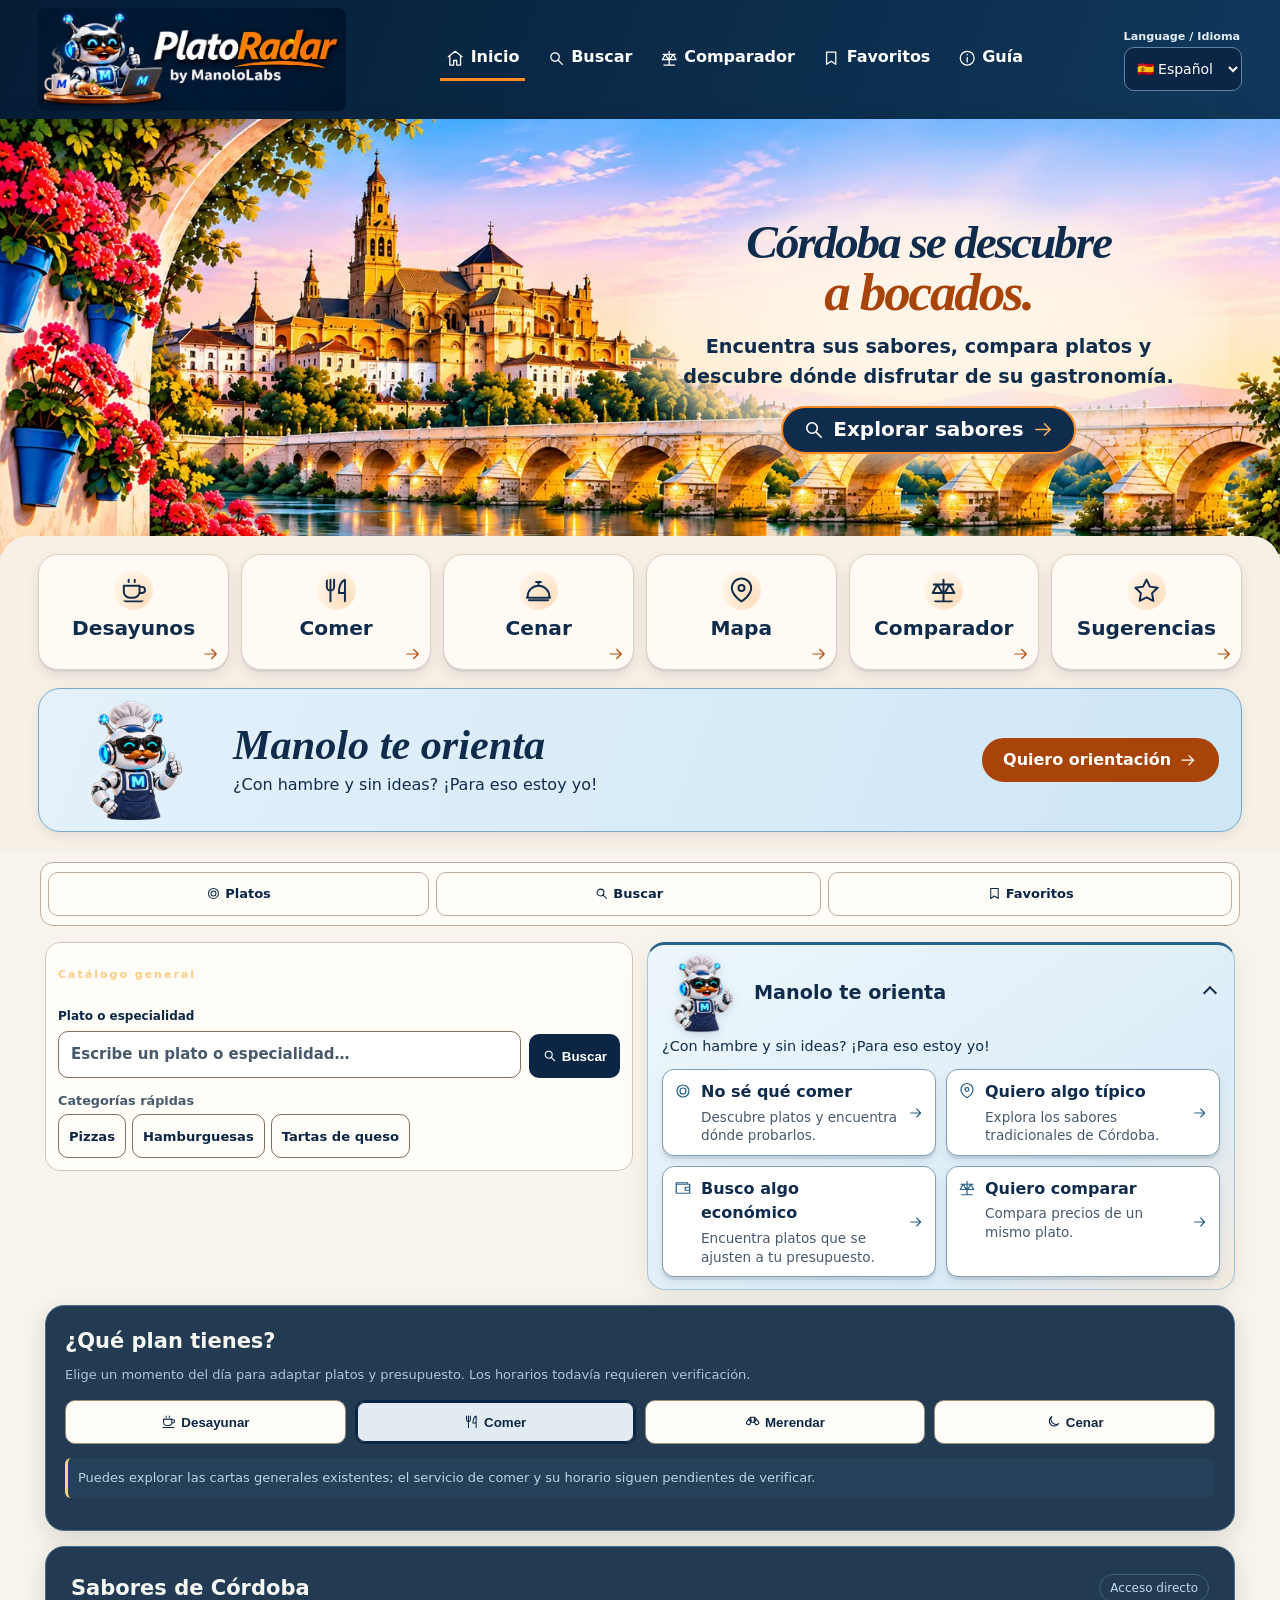
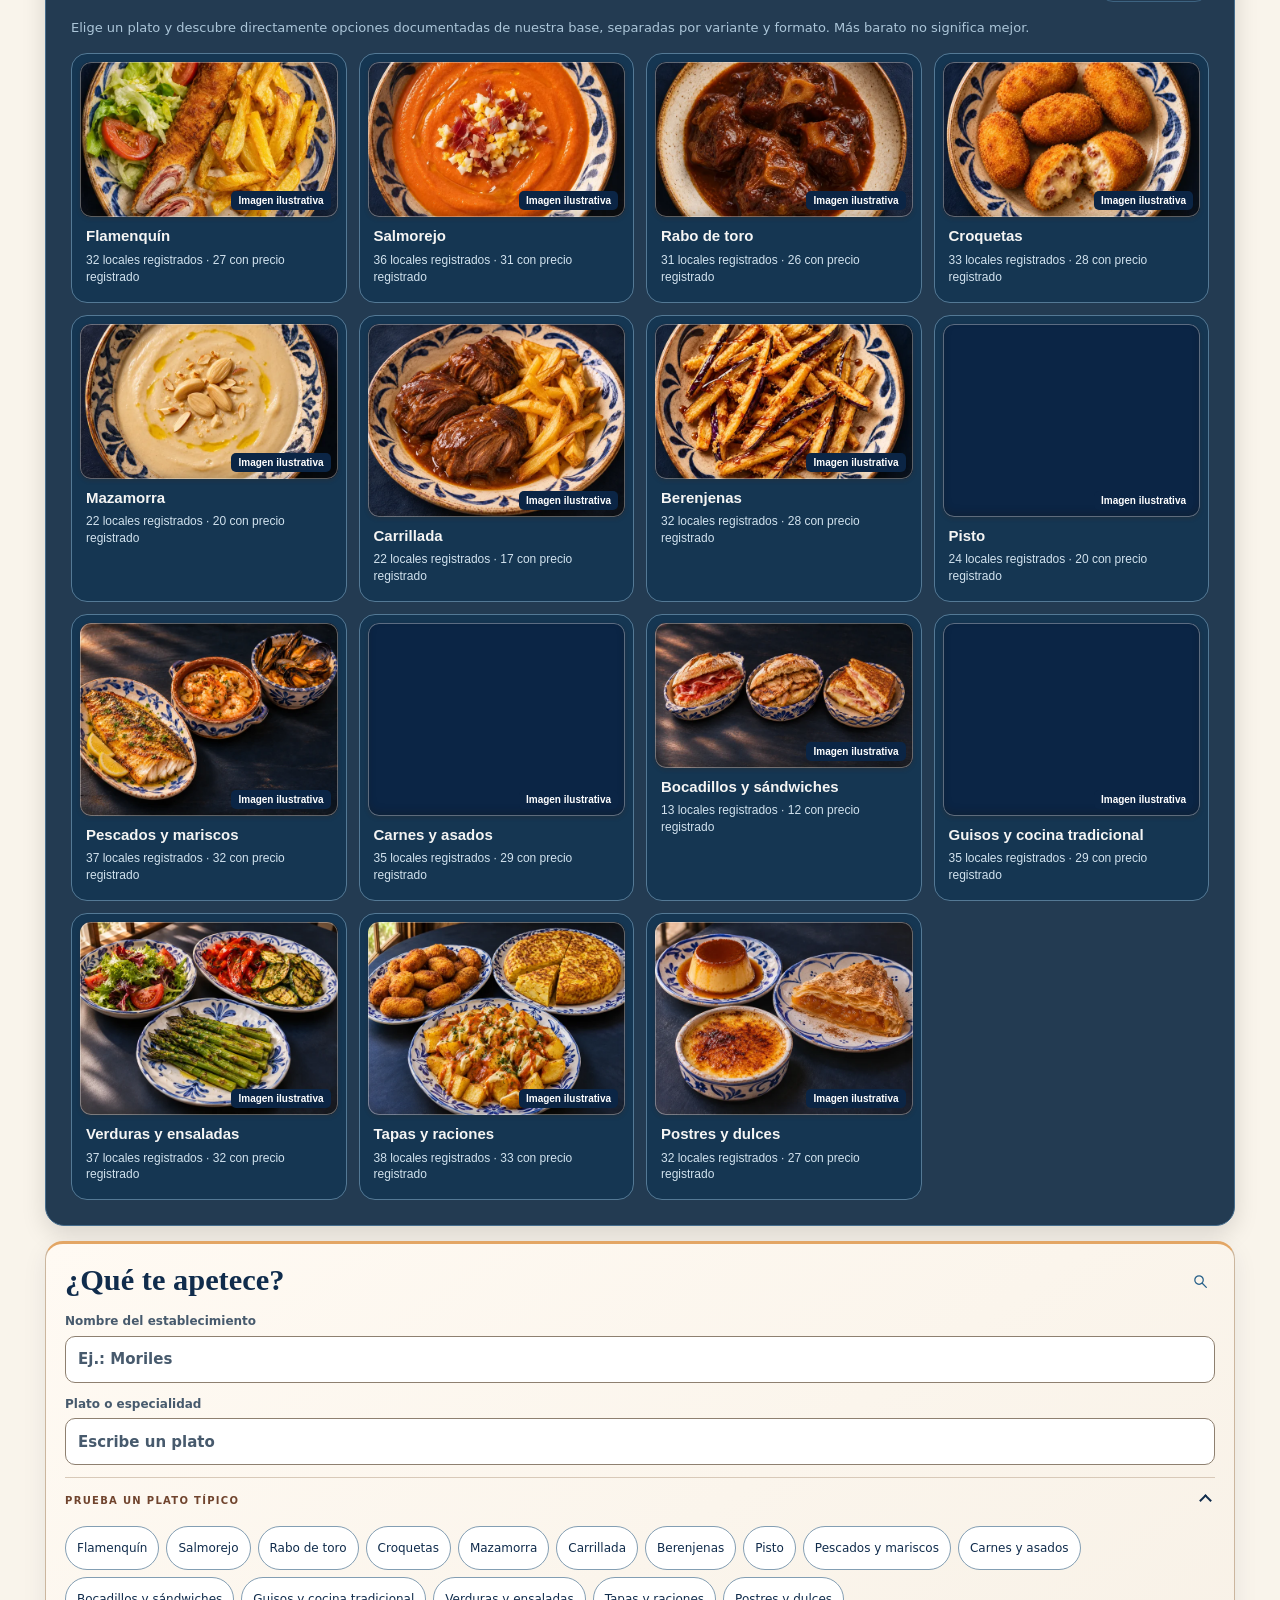
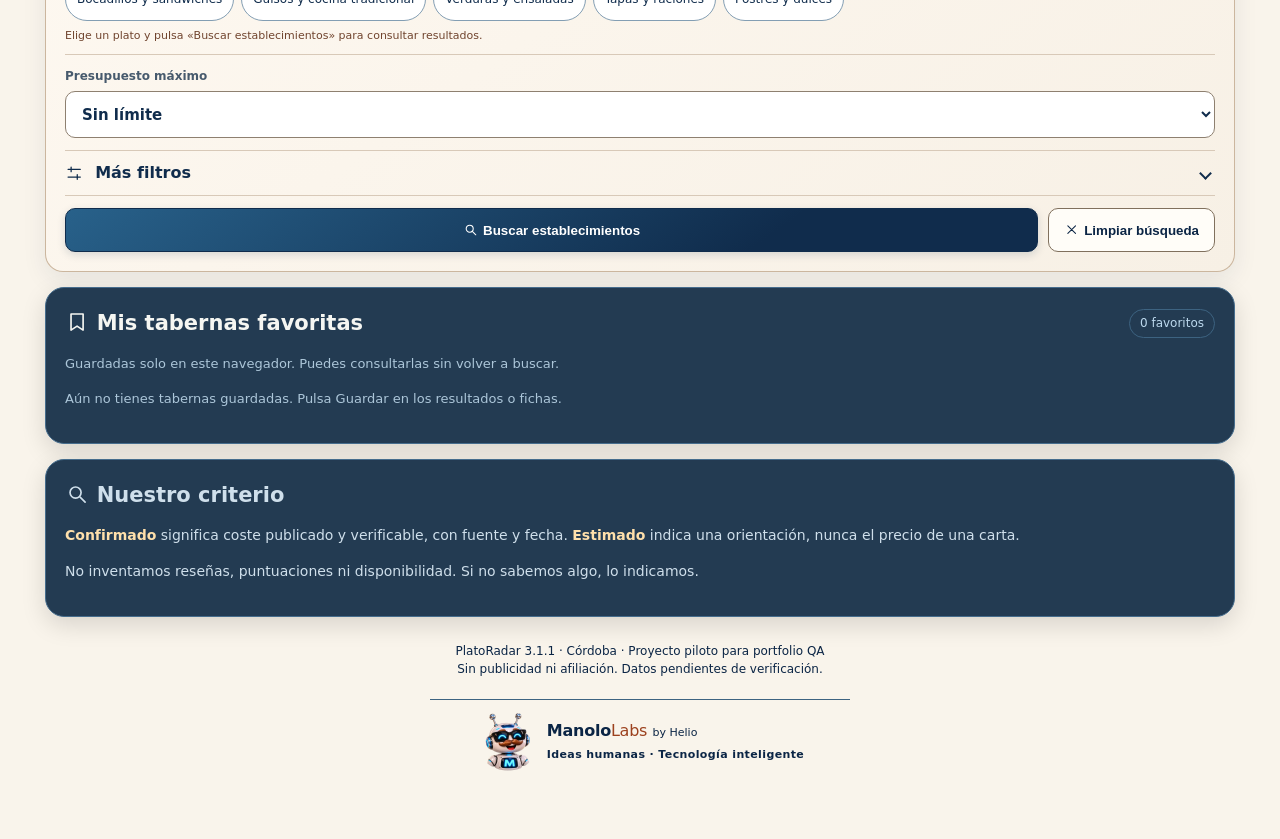
<file: index.html>
<!doctype html>
<html lang="es"><head><meta charset="utf-8"><meta name="viewport" content="width=device-width, initial-scale=1, viewport-fit=cover">
<meta name="theme-color" content="#102c4c"><meta name="description" content="PlatoRadar: guía gastronómica de Córdoba con platos, precios de carta y fuentes documentadas.">
<title>PlatoRadar · Córdoba</title><link rel="stylesheet" href="./styles.css?v=3.2.58"><link rel="manifest" href="./manifest.webmanifest"><link rel="icon" type="image/png" sizes="32x32" href="./assets/brand/favicon-manolo.png"></head>
<body><header class="radar-header" id="inicio">
  <a class="radar-brand" href="#inicio">
    <span class="radar-desk"><img src="./assets/brand/platoradar-cabecera-aprobada-v2.webp" alt="PlatoRadar by ManoloLabs" width="1445" height="483"></span>
  </a>
  <nav class="radar-nav" aria-label="Navegación principal">
    <a href="#inicio" class="radar-home"><svg class="ui-icon" aria-hidden="true" focusable="false"><use href="./assets/ui/icons.svg#home"></use></svg><span>Inicio</span></a>
    <a href="#search-section"><svg class="ui-icon" aria-hidden="true" focusable="false"><use href="./assets/ui/icons.svg#search"></use></svg><span>Buscar</span></a>
    <a href="#compare-section" data-radar-compare><svg class="ui-icon" aria-hidden="true" focusable="false"><use href="./assets/ui/icons.svg#scale"></use></svg><span>Comparador</span></a>
    <a href="#favorite-section"><svg class="ui-icon" aria-hidden="true" focusable="false"><use href="./assets/ui/icons.svg#bookmark"></use></svg><span>Favoritos</span></a>
    <a href="#guide-section"><svg class="ui-icon" aria-hidden="true" focusable="false"><use href="./assets/ui/icons.svg#info"></use></svg><span>Guía</span></a>
  </nav>
  <div class="radar-language"><label for="language-select" class="language-label">Language / Idioma</label><select id="language-select" aria-label="Language / Idioma"><option value="es">🇪🇸 Español</option><option value="en">🇬🇧 English</option></select></div>
</header>
<main>
  <section class="hero radar-hero" aria-labelledby="hybrid-title">
    <img class="radar-panorama" src="./assets/brand/cordoba-panoramica.webp" alt="" width="1680" height="560" fetchpriority="high">
    <div class="radar-hero-copy">
      <h1 id="hybrid-title"><span>Córdoba se descubre</span> <em>a bocados.</em></h1>
      <p class="hybrid-lede">Encuentra sus sabores, compara platos y descubre dónde disfrutar de su gastronomía.</p>
      <a class="radar-cta" href="#search-section"><svg class="ui-icon" aria-hidden="true" focusable="false"><use href="./assets/ui/icons.svg#search"></use></svg><span>Explorar sabores</span><svg class="ui-icon radar-arrow" aria-hidden="true" focusable="false"><use href="./assets/ui/icons.svg#arrow"></use></svg></a>
    </div>
  </section>
  <div class="radar-welcome">
    <nav class="radar-shortcuts" aria-label="Accesos rápidos">
    <button type="button" data-radar-service="desayuno"><svg class="ui-icon" aria-hidden="true" focusable="false"><use href="./assets/ui/icons.svg#cup"></use></svg><span>Desayunos</span><svg class="ui-icon radar-arrow" aria-hidden="true" focusable="false"><use href="./assets/ui/icons.svg#arrow"></use></svg></button>
    <button type="button" data-radar-service="comida"><svg class="ui-icon" aria-hidden="true" focusable="false"><use href="./assets/ui/icons.svg#cutlery"></use></svg><span>Comer</span><svg class="ui-icon radar-arrow" aria-hidden="true" focusable="false"><use href="./assets/ui/icons.svg#arrow"></use></svg></button>
    <button type="button" data-radar-service="cena"><svg class="ui-icon" aria-hidden="true" focusable="false"><use href="./assets/ui/icons.svg#cloche"></use></svg><span>Cenar</span><svg class="ui-icon radar-arrow" aria-hidden="true" focusable="false"><use href="./assets/ui/icons.svg#arrow"></use></svg></button>
    <button type="button" id="radar-map"><svg class="ui-icon" aria-hidden="true" focusable="false"><use href="./assets/ui/icons.svg#pin"></use></svg><span>Mapa</span><svg class="ui-icon radar-arrow" aria-hidden="true" focusable="false"><use href="./assets/ui/icons.svg#arrow"></use></svg></button>
    <a href="#compare-section" data-radar-compare><svg class="ui-icon" aria-hidden="true" focusable="false"><use href="./assets/ui/icons.svg#scale"></use></svg><span>Comparador</span><svg class="ui-icon radar-arrow" aria-hidden="true" focusable="false"><use href="./assets/ui/icons.svg#arrow"></use></svg></a>
    <a href="#recommendations-section"><svg class="ui-icon" aria-hidden="true" focusable="false"><use href="./assets/ui/icons.svg#star"></use></svg><span>Sugerencias</span><svg class="ui-icon radar-arrow" aria-hidden="true" focusable="false"><use href="./assets/ui/icons.svg#arrow"></use></svg></a>
    </nav>
    <section class="radar-orientation" aria-labelledby="radar-orientation-title">
      <img src="./assets/brand/manolo-chef-aprobado-v2.webp" alt="" width="768" height="768">
      <div><h2 id="radar-orientation-title">Manolo te orienta</h2><p>¿Con hambre y sin ideas? ¡Para eso estoy yo!</p></div>
      <button class="radar-cta radar-cta-warm" type="button" id="radar-orient" aria-controls="manolo-orientation"><span>Quiero orientación</span><svg class="ui-icon" aria-hidden="true" focusable="false"><use href="./assets/ui/icons.svg#arrow"></use></svg></button>
    </section>
  </div>
  <div class="shell radar-content">
<nav id="quick-nav" class="quick-nav" aria-label="Navegación rápida">
 <a href="#recommendations-section"><svg class="ui-icon" aria-hidden="true" focusable="false"><use href="./assets/ui/icons.svg#dish"></use></svg>Platos</a>
 <a href="#search-section"><svg class="ui-icon" aria-hidden="true" focusable="false"><use href="./assets/ui/icons.svg#search"></use></svg>Buscar</a>
 <a href="#favorite-section"><svg class="ui-icon" aria-hidden="true" focusable="false"><use href="./assets/ui/icons.svg#bookmark"></use></svg>Favoritos</a>
 <a id="nav-compare" href="#compare-section" hidden><svg class="ui-icon" aria-hidden="true" focusable="false"><use href="./assets/ui/icons.svg#scale"></use></svg>Comparar <span id="nav-compare-count">0</span></a>
</nav>
<div class="radar-tools">
<form id="direct-search" aria-label="Catálogo general">
   <p class="eyebrow">Catálogo general</p>
   <div class="direct-search-row"><label>Plato o especialidad<input id="direct-dish" type="search" placeholder="Escribe un plato o especialidad…" autocomplete="off"></label><button class="primary"><svg class="ui-icon" aria-hidden="true" focusable="false"><use href="./assets/ui/icons.svg#search"></use></svg>Buscar</button></div>
   <div id="quick-categories" hidden><p>Categorías rápidas</p><div class="category-actions"></div></div>
  </form>
<details class="manolo-guide" id="manolo-orientation">
  <summary aria-expanded="false"><img src="./assets/brand/manolo-chef-aprobado-v2.webp" alt="" width="768" height="768"><strong>Manolo te orienta</strong></summary>
  <p>¿Con hambre y sin ideas? ¡Para eso estoy yo!</p>
  <div class="manolo-guide-options">
   <button type="button" data-manolo-action="discover" aria-labelledby="manolo-discover-title" aria-describedby="manolo-discover-description"><svg class="ui-icon" aria-hidden="true" focusable="false"><use href="./assets/ui/icons.svg#dish"></use></svg><span><strong id="manolo-discover-title">No sé qué comer</strong><span id="manolo-discover-description">Descubre platos y encuentra dónde probarlos.</span></span><svg class="ui-icon manolo-action-arrow" aria-hidden="true" focusable="false"><use href="./assets/ui/icons.svg#arrow"></use></svg></button>
   <button type="button" data-manolo-action="traditional" aria-labelledby="manolo-traditional-title" aria-describedby="manolo-traditional-description"><svg class="ui-icon" aria-hidden="true" focusable="false"><use href="./assets/ui/icons.svg#pin"></use></svg><span><strong id="manolo-traditional-title">Quiero algo típico</strong><span id="manolo-traditional-description">Explora los sabores tradicionales de Córdoba.</span></span><svg class="ui-icon manolo-action-arrow" aria-hidden="true" focusable="false"><use href="./assets/ui/icons.svg#arrow"></use></svg></button>
   <button type="button" data-manolo-action="budget" aria-labelledby="manolo-budget-title" aria-describedby="manolo-budget-description"><svg class="ui-icon" aria-hidden="true" focusable="false"><use href="./assets/ui/icons.svg#wallet"></use></svg><span><strong id="manolo-budget-title">Busco algo económico</strong><span id="manolo-budget-description">Encuentra platos que se ajusten a tu presupuesto.</span></span><svg class="ui-icon manolo-action-arrow" aria-hidden="true" focusable="false"><use href="./assets/ui/icons.svg#arrow"></use></svg></button>
   <button type="button" data-manolo-action="compare" aria-labelledby="manolo-compare-title" aria-describedby="manolo-compare-description"><svg class="ui-icon" aria-hidden="true" focusable="false"><use href="./assets/ui/icons.svg#scale"></use></svg><span><strong id="manolo-compare-title">Quiero comparar</strong><span id="manolo-compare-description">Compara precios de un mismo plato.</span></span><svg class="ui-icon manolo-action-arrow" aria-hidden="true" focusable="false"><use href="./assets/ui/icons.svg#arrow"></use></svg></button>
  </div>
 </details>
</div>
<section id="service-section" class="panel" aria-labelledby="service-heading"><h2 id="service-heading">¿Qué plan tienes?</h2><p class="note">Elige un momento del día para adaptar platos y presupuesto. Los horarios todavía requieren verificación.</p><div class="service-selector" role="group" aria-label="Momento gastronómico"><button type="button" data-service="desayuno" aria-pressed="false"><svg class="ui-icon" aria-hidden="true" focusable="false"><use href="./assets/ui/icons.svg#cup"></use></svg>Desayunar</button><button type="button" data-service="comida" aria-pressed="true"><svg class="ui-icon" aria-hidden="true" focusable="false"><use href="./assets/ui/icons.svg#cutlery"></use></svg>Comer</button><button type="button" data-service="merienda" aria-pressed="false"><svg class="ui-icon" aria-hidden="true" focusable="false"><use href="./assets/ui/icons.svg#snack"></use></svg>Merendar</button><button type="button" data-service="cena" aria-pressed="false"><svg class="ui-icon" aria-hidden="true" focusable="false"><use href="./assets/ui/icons.svg#moon"></use></svg>Cenar</button></div><p id="service-intro" class="service-intro" role="status"></p></section>
<section id="recommendations-section" class="panel" aria-labelledby="recommendations-heading">
<div class="section-title"><h2 id="recommendations-heading" tabindex="-1">Sabores de Córdoba</h2><span class="chip">Acceso directo</span></div>
<p class="note">Elige un plato y descubre directamente opciones documentadas de nuestra base, separadas por variante y formato. Más barato no significa mejor.</p>
<p id="manolo-traditional-note" class="note manolo-action-note" role="status" hidden>Has pasado al momento de comida para explorar Sabores de Córdoba.</p>
<div id="recommendation-dishes" class="recommendation-dishes"></div>

</section>
<div class="search-layout">
<section id="search-section" class="panel" tabindex="-1" aria-labelledby="search-title"><div class="section-title"><h2 id="search-title">¿Qué te apetece?</h2><svg class="ui-icon" aria-hidden="true" focusable="false"><use href="./assets/ui/icons.svg#search"></use></svg></div>
<p id="manolo-compare-note" class="note manolo-action-note" role="status" hidden>Compara solo precios documentados de un mismo formato. Si falta el precio en ese formato, consulta la carta.</p>
<form id="filters">
<label>Nombre del establecimiento<input id="place-name" type="search" placeholder="Ej.: Moriles" autocomplete="off"></label>
<label>Plato o especialidad<input id="dish" type="search" placeholder="Escribe un plato" autocomplete="off"></label>
<details class="dish-suggestions" id="quick-dishes" role="group" aria-label="Especialidades cordobesas para buscar">
  <summary><span class="dish-suggestions-label">PRUEBA UN PLATO TÍPICO</span></summary>
  <div id="dish-suggestions-list" class="dish-suggestions-list">
    <button type="button" data-dish="Flamenquín">Flamenquín</button>
    <button type="button" data-dish="Salmorejo">Salmorejo</button>
    <button type="button" data-dish="Rabo de toro">Rabo de toro</button>
    <button type="button" data-dish="Mazamorra">Mazamorra</button>
    <button type="button" data-dish="Carrillada">Carrillada</button>
    <button type="button" data-dish="Berenjenas">Berenjenas</button>
    <button type="button" data-dish="Croquetas">Croquetas</button>
    <button type="button" data-dish="Pisto">Pisto</button>
    <button type="button" data-dish="Cochifrito">Cochifrito</button>
    <button type="button" data-dish="Codillo">Codillo</button>
  </div>
  <small>Elige un plato y pulsa «Buscar establecimientos» para consultar resultados.</small>
</details>
<label><span id="budget-label">Presupuesto máximo</span><select id="budget"><option value="" selected>Sin límite (mostrar fichas)</option><option value="10">10 €</option><option value="15">15 €</option><option value="20">20 €</option><option value="30">30 €</option><option value="50">50 €</option></select></label>
<details id="advanced-filters">
<summary><svg class="ui-icon" aria-hidden="true" focusable="false"><use href="./assets/ui/icons.svg#filter"></use></svg><span>Más filtros</span><span id="advanced-filter-status" class="filter-status" role="status" hidden>Filtros activos</span></summary>
<div class="advanced-filter-fields">
<div class="two"><label>Aplicar presupuesto a<select id="price-scope"><option value="dish" selected>Un plato de la carta</option><option value="meal">Comida total por persona</option></select></label><label>Zona<select id="area"><option value="">Toda Córdoba</option></select></label></div>
<label>Formato del plato<select id="portion"><option value="">Cualquier formato (sin equivalencia de tamaños)</option><option value="unidad">Unidad</option><option value="tapa">Tapa</option><option value="media">Media ración</option><option value="racion">Ración completa</option><option value="desconocida">Formato no especificado</option></select><small id="portion-help" class="portion-help" hidden><strong>Understanding portions:</strong> <em>Tapa</em> is a small serving; <em>media ración</em> is a half portion; <em>ración</em> is a full portion. Actual sizes vary by venue.</small></label>
<label class="include-unknown"><input id="include-unknown" type="checkbox" checked><span>Mostrar también establecimientos sin precio documentado <small>(se identificarán claramente como precio desconocido)</small></span></label>
<div class="two"><label>Tipo de precio<select id="price-kind"><option value="">Todos los precios</option><option value="confirmed">Solo precios documentados</option><option value="estimated">Documentados o estimados</option></select></label><label>Ordenar<select id="sort"><option value="name">Nombre</option><option value="price">Menor coste</option><option value="verified">Verificados primero</option></select></label></div>
</div></details>
<p id="manolo-budget-note" class="note manolo-action-note" role="status" hidden>Elige un límite por plato o por persona. Los precios desconocidos no cuentan como opciones dentro del límite.</p>
<p id="budget-explain" class="note" hidden>Límite aplicado al precio de un plato, no a una comida completa.</p>
<div class="search-actions"><button id="search-button" class="primary" type="submit"><svg class="ui-icon" aria-hidden="true" focusable="false"><use href="./assets/ui/icons.svg#search"></use></svg>Buscar establecimientos</button><button id="clear-search" type="button" class="clear-search-button"><svg class="ui-icon" aria-hidden="true" focusable="false"><use href="./assets/ui/icons.svg#close"></use></svg>Limpiar búsqueda</button></div></form></section>
<section id="results-section" class="panel" aria-label="Resultados" hidden><a class="adjust-filters" href="#search-section"><svg class="ui-icon" aria-hidden="true" focusable="false"><use href="./assets/ui/icons.svg#filter"></use></svg>Ajustar filtros</a><div class="section-title"><h2 id="results-heading" tabindex="-1">Resultados</h2><span id="count" class="chip">0 lugares</span></div><details class="result-method"><summary>Cómo interpretar precios y disponibilidad</summary><p id="service-results-note" class="note"></p><p class="note">El límite solo se puede comprobar cuando existe un precio documentado. Las fichas sin precio se muestran como desconocidas, no como ofertas dentro del presupuesto.</p></details><p id="radar-map-note" class="note" role="status" hidden>Elige un establecimiento y pulsa «Ver mapa» para consultar su ubicación.</p><div class="result-context"><div id="coverage-summary" class="coverage-summary" role="status" aria-live="polite" hidden></div><div id="result-dish-visual"></div></div><button id="show-offering" type="button" class="show-offering" hidden><svg class="ui-icon" aria-hidden="true" focusable="false"><use href="./assets/ui/icons.svg#arrow"></use></svg>Ver todos los locales que ofrecen este plato</button><div id="results" aria-live="polite"></div></section>
</div>
<section id="favorite-section" class="panel" aria-labelledby="favorite-heading"><div class="section-title"><h2 id="favorite-heading"><svg class="ui-icon" aria-hidden="true" focusable="false"><use href="./assets/ui/icons.svg#bookmark"></use></svg>Mis tabernas favoritas</h2><span id="favorite-count" class="chip">0 favoritos</span></div><p id="favorite-notice" class="note">Guardadas solo en este navegador. Puedes consultarlas sin volver a buscar.</p><div id="favorite-list"></div></section>
<section id="detail-section" class="panel" aria-label="Ficha del establecimiento" hidden><div class="section-title detail-sticky-head"><div class="detail-sticky-label"><span class="eyebrow">Ficha del local</span><strong id="detail-sticky-name"></strong></div><button id="close-detail" type="button" class="detail-button"><svg class="ui-icon" aria-hidden="true" focusable="false"><use href="./assets/ui/icons.svg#close"></use></svg>Cerrar ficha</button></div><div id="detail-content"></div></section>
<section id="compare-section" class="panel" aria-labelledby="compare-title" hidden><div class="section-title"><h2 id="compare-title" tabindex="-1">Comparador</h2><span class="chip" id="compare-count">0 / 3</span></div><p class="note">Elige hasta tres establecimientos. Para comparar precios, selecciona un mismo formato en el buscador. Las cantidades reales pueden variar entre locales.</p><div id="compare-output" class="empty" aria-live="polite">Todavía no hay establecimientos seleccionados.</div></section>
<section class="panel info" id="guide-section" tabindex="-1"><h2><svg class="ui-icon" aria-hidden="true" focusable="false"><use href="./assets/ui/icons.svg#search"></use></svg>Nuestro criterio</h2><p><b>Confirmado</b> significa coste publicado y verificable, con fuente y fecha. <b>Estimado</b> indica una orientación, nunca el precio de una carta.</p><p>No inventamos reseñas, puntuaciones ni disponibilidad. Si no sabemos algo, lo indicamos.</p></section>
<footer>PlatoRadar 3.1.1 · Córdoba · Proyecto piloto para portfolio QA<br>Sin publicidad ni afiliación. Datos pendientes de verificación.<div class="studio-signature manolo-footer"><img src="./assets/brand/manolo-busto.webp" alt="" width="256" height="256" loading="lazy"><div class="manolo-footer-copy"><div class="brand-signature">Manolo<span>Labs</span> <small>by Helio</small></div><p class="studio-tagline" lang="es">Ideas humanas · Tecnología inteligente</p></div></div></footer>
</div></main>
<dialog id="recommendation-dialog" aria-labelledby="recommendation-title" aria-describedby="recommendation-description">
 <div class="recommendation-dialog-head">
  <h2 id="recommendation-title" tabindex="-1">Recomendaciones</h2>
  <button id="close-recommendations" type="button" class="detail-button" aria-label="Cerrar recomendaciones"><svg class="ui-icon" aria-hidden="true" focusable="false"><use href="./assets/ui/icons.svg#close"></use></svg>Cerrar</button>
 </div>
 <div class="recommendation-dialog-body">
 <p id="recommendation-description" class="note">Comparación informativa por variante y formato. Un precio menor no implica mejor calidad ni la misma cantidad.</p>
 <p class="note" id="recommendation-price-notice">Los precios pueden cambiar. Confirma la carta actual con el establecimiento.</p><div id="recommendation-results"></div>
 </div>
</dialog>
<dialog id="map-dialog" aria-labelledby="map-title" aria-describedby="map-address">
 <div class="map-dialog-head"><h2 id="map-title">Ubicación</h2><button id="close-map" type="button" class="detail-button"><svg class="ui-icon" aria-hidden="true" focusable="false"><use href="./assets/ui/icons.svg#close"></use></svg>Cerrar</button></div>
 <p id="map-address"></p>
 <p class="note">Mapa de Google Maps cargado al abrir esta ventana. Confirma la dirección antes de desplazarte.</p>
 <iframe id="map-frame" loading="lazy" referrerpolicy="no-referrer-when-downgrade" title="Mapa del establecimiento"></iframe>
 <a id="open-external-map" class="map-route-link" target="_blank" rel="noopener noreferrer" href="https://www.google.com/maps/"><svg class="ui-icon" aria-hidden="true" focusable="false"><use href="./assets/ui/icons.svg#external"></use></svg>Abrir en Google Maps</a>
 </dialog>
<script src="./i18n.js?v=3.2.76" defer></script><script src="./venue-hours.js?v=5" defer></script><script src="./app.js?v=3.2.102" defer></script></body></html>
</file>
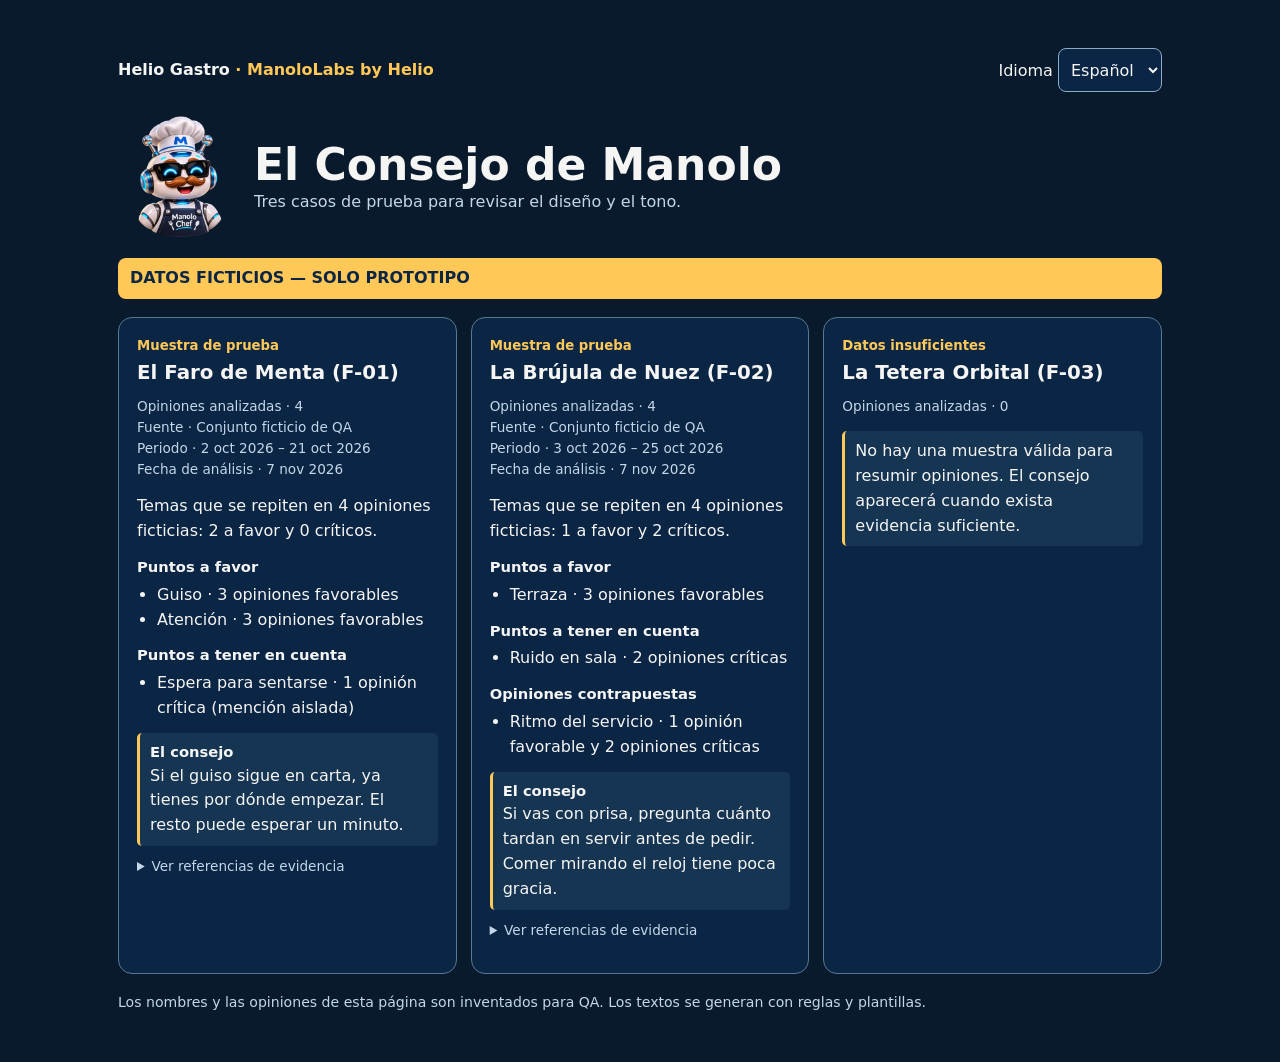
<file: poc/consejo-manolo/index.html>
<!doctype html>
<html lang="es">
<head>
<meta charset="utf-8">
<meta name="viewport" content="width=device-width,initial-scale=1">
<meta name="robots" content="noindex,nofollow">
<title>El Consejo de Manolo · Helio Gastro</title>
<style>
* { box-sizing: border-box; }
body { margin:0; color:#f5f5f4; background:#091a2d; font:16px/1.55 system-ui,sans-serif; }
.shell { max-width:1140px; margin:auto; padding:clamp(16px,4vw,48px); }
header { display:flex; justify-content:space-between; align-items:center; gap:12px; flex-wrap:wrap; }
.brand { font-weight:750; } .brand span { color:#ffc857; }
select { font:inherit; min-height:44px; background:#0b2545; color:#f5f5f4; border:1px solid #8eacc6; border-radius:8px; padding:5px 8px; }
:focus-visible { outline:3px solid #ffc857; outline-offset:3px; }
.intro { display:flex; align-items:center; gap:12px; margin:24px 0 18px; }
.intro img { width:clamp(96px,12vw,124px); height:auto; object-fit:contain; flex:none; }
h1,h2,h3,p { margin:0; } h1 { font-size:clamp(24px,4vw,44px); line-height:1.1; }
.intro p, .meta, footer { color:#c4d7e8; }
.warning { color:#0b2545; background:#ffc857; border-radius:8px; padding:8px 12px; font-weight:800; margin-bottom:18px; }
.cases { display:grid; grid-template-columns:repeat(3,minmax(0,1fr)); gap:14px; }
article { background:#0b2545; border:1px solid #557994; border-radius:14px; padding:18px; overflow-wrap:anywhere; }
h2 { font-size:1.24rem; line-height:1.25; margin-bottom:8px; }
.state { color:#ffc857; font-size:.83rem; font-weight:700; margin-bottom:5px; }
.meta { margin:10px 0 14px; font-size:.85rem; }
h3 { font-size:.92rem; margin-top:12px; }
ul { padding-inline-start:20px; margin:4px 0 0; }
.advice,.empty { border-left:3px solid #ffc857; padding:8px 10px; background:#163553; border-radius:5px; margin-top:12px; }
.advice h3 { margin-top:0; }
footer { margin-top:18px; font-size:.88rem; }
@media(max-width:780px){ .cases { grid-template-columns:1fr; } }
</style>
<script defer src="fixtures.js"></script>
<script defer src="engine.js"></script><script defer src="editorial.js"></script><script defer src="preview.js"></script>
</head>
<body><main class="shell">
<header><div class="brand">Helio Gastro <span>· ManoloLabs by Helio</span></div><div><label id="language-label" for="language">Idioma</label> <select id="language"><option value="es" lang="es">Español</option><option value="en" lang="en">English</option><option value="fr" lang="fr">Français</option></select></div></header>
<div class="intro"><img src="manolo-chef.webp" id="manolo-chef" width="384" height="384" alt="Manolo Chef con gorro blanco, dos antenas y delantal oscuro"><div><h1 id="title">El Consejo de Manolo</h1><p id="subtitle"></p></div></div>
<p class="warning" id="warning">DATOS FICTICIOS — SOLO PROTOTIPO</p>
<section class="cases" id="cases" aria-label="Casos ficticios"></section>
<footer id="footer"></footer>
</main></body>
</html>
</file>
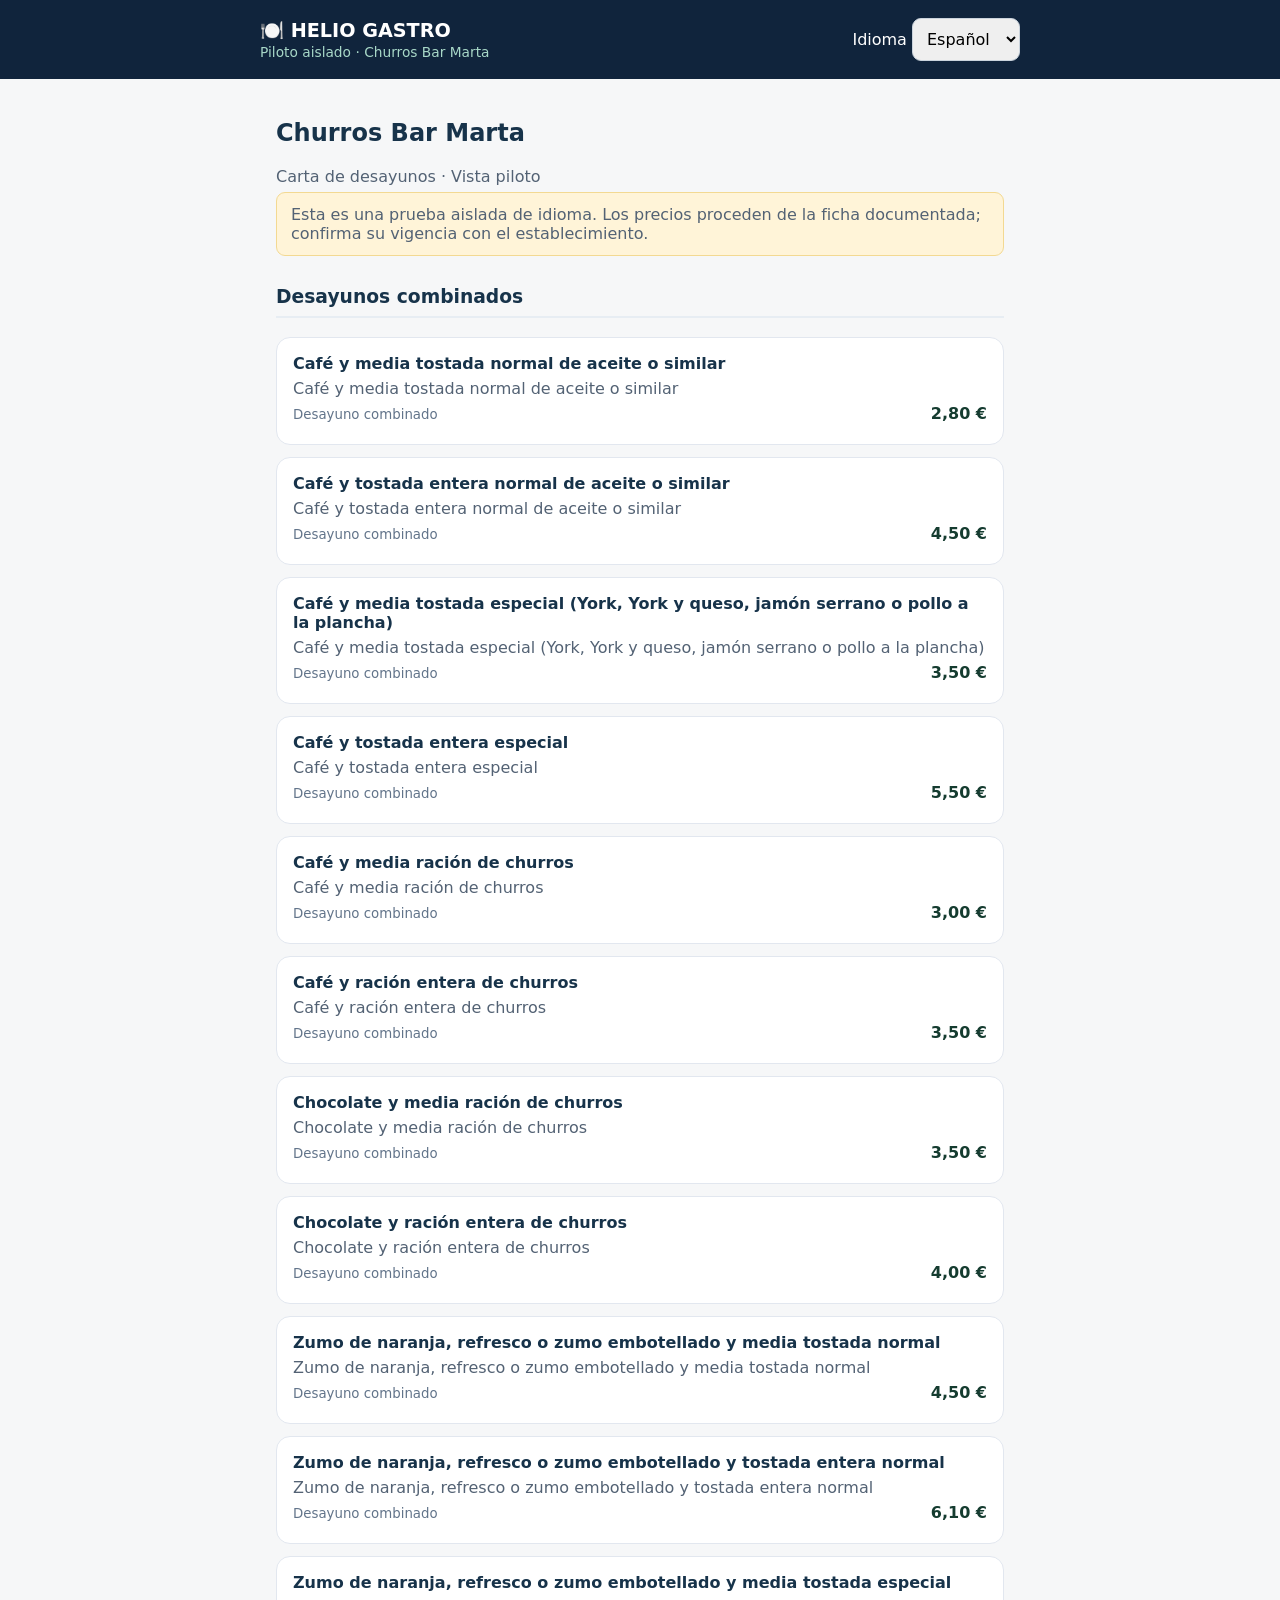
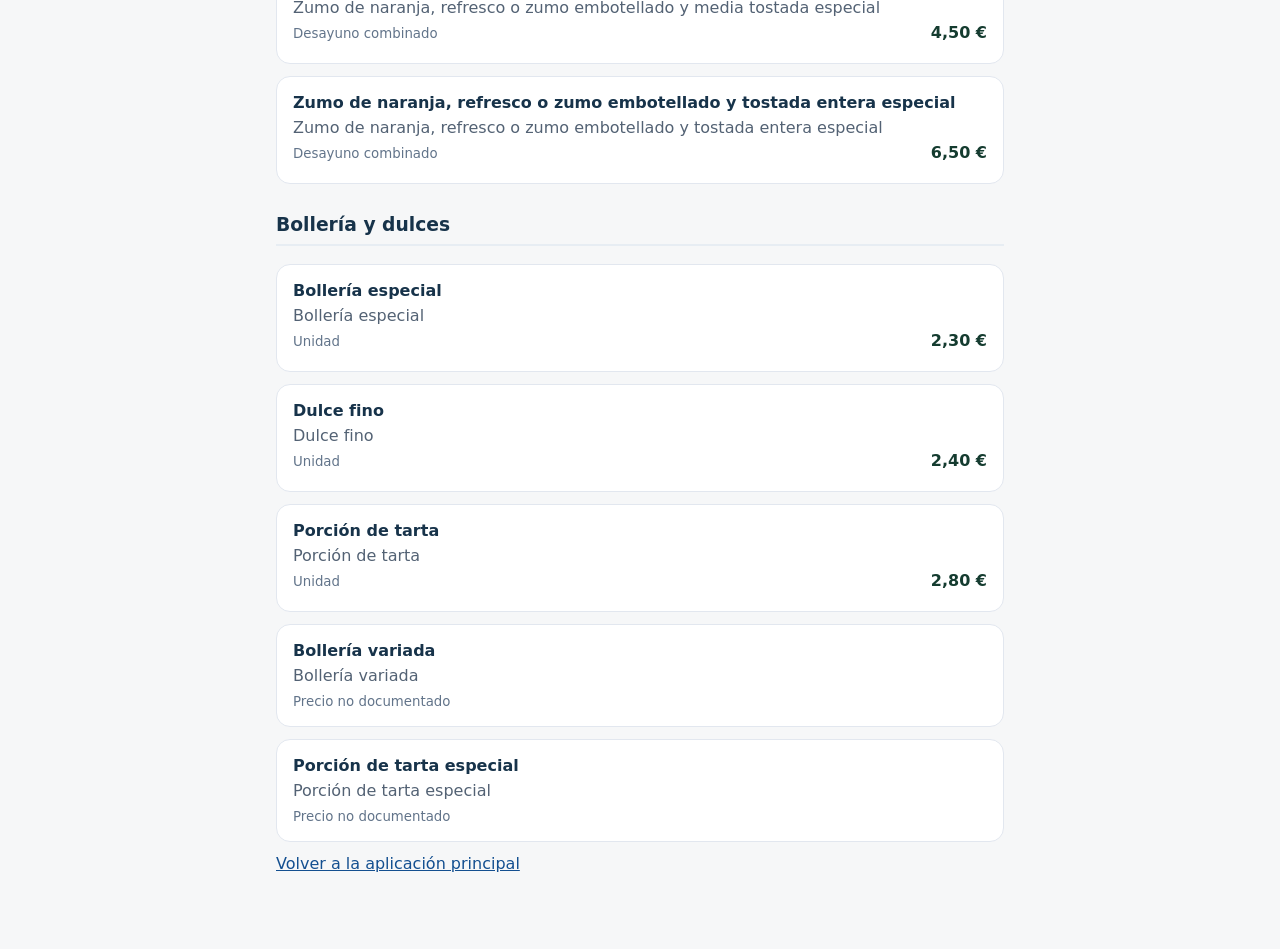
<file: fr-pilot.html>
<!doctype html>
<html lang="es"><head><meta charset="utf-8"><meta name="viewport" content="width=device-width,initial-scale=1">
<title>Helio Gastro · Piloto francés Bar Marta</title>
<style>
:root{font-family:system-ui,-apple-system,Segoe UI,sans-serif;color-scheme:light;background:#f6f7f8;color:#17334a}*{box-sizing:border-box}body{margin:0}.wrap{max-width:760px;margin:auto;padding:20px 16px 70px}header{background:#10243c;color:white;padding:18px 20px}header .top{max-width:760px;margin:auto;display:flex;align-items:center;justify-content:space-between;gap:18px}select{font:inherit;padding:10px;border:1px solid #cad3dc;border-radius:9px}h1{font-size:1.2rem;margin:0}h2{font-size:1.5rem}h3{border-bottom:2px solid #e7edf3;padding-bottom:9px;margin-top:30px}article{background:white;border-radius:14px;margin:12px 0;padding:16px;border:1px solid #e2e7ef}article h4{margin:0 0 6px;font-size:1rem}p{margin:6px 0;color:#536274}.price{font-weight:750;color:#153c30;float:right}.status{font-size:.86rem;color:#a8d8c8}small{color:#62748a}.notice{background:#fff4d8;padding:12px 14px;border-radius:9px;border:1px solid #f3d992}a{color:#134f90}
</style></head><body><header><div class="top"><div><h1>🍽️ HELIO GASTRO</h1><span class="status">Piloto aislado · Churros Bar Marta</span></div><label><span id="choose">Idioma</span> <select id="lang"><option value="es">Español</option><option value="en">English</option><option value="fr">Français</option></select></label></div></header>
<main class="wrap"><h2 id="place">Churros Bar Marta</h2><p id="subtitle"></p><p class="notice" id="notice"></p><div id="sections"></div><p><a href="./index.html" id="back">Volver a la aplicación principal</a></p></main>
<script>
'use strict';
const T={
 es:{choose:'Idioma',subtitle:'Carta de desayunos · Vista piloto',notice:'Esta es una prueba aislada de idioma. Los precios proceden de la ficha documentada; confirma su vigencia con el establecimiento.',back:'Volver a la aplicación principal',single:'Unidad',combo:'Desayuno combinado',noPrice:'Precio no documentado'},
 en:{choose:'Language',subtitle:'Breakfast menu · Pilot view',notice:'This is an isolated language pilot. Prices come from the documented record; confirm current prices with the establishment.',back:'Return to main application',single:'Single item',combo:'Breakfast combination',noPrice:'Price not documented'},
 fr:{choose:'Langue',subtitle:'Carte du petit-déjeuner · Version pilote',notice:'Ceci est un test de langue isolé. Les prix proviennent de la fiche documentée ; vérifiez leur validité auprès de l’établissement.',back:'Retour à l’application principale',single:'À l’unité',combo:'Formule petit-déjeuner',noPrice:'Prix non documenté'}
};
let place=null;const el=id=>document.getElementById(id);
const format=n=>new Intl.NumberFormat('fr-FR',{style:'currency',currency:'EUR'}).format(n);
function render(){const l=el('lang').value,t=T[l];document.documentElement.lang=l;el('choose').textContent=t.choose;el('subtitle').textContent=t.subtitle;el('notice').textContent=t.notice;el('back').textContent=t.back;
const root=el('sections');root.replaceChildren();if(!place)return;
for(const section of place.menuSections){const h=document.createElement('h3');h.textContent=l==='fr'?section.titleFr:l==='en'?section.titleEn:section.title;root.append(h);
for(const item of section.items){const card=document.createElement('article');const title=document.createElement('h4');title.textContent=item.name;card.append(title);
const desc=document.createElement('p');desc.textContent=l==='fr'?item.fr:l==='en'?item.en:item.es;card.append(desc);
if(item.prices?.length){for(const price of item.prices){const row=document.createElement('div');row.style.minHeight='24px';const amount=document.createElement('span');amount.className='price';amount.textContent=format(price.eur);const portion=document.createElement('small');portion.textContent=price.label==='combinado'?t.combo:price.label==='unidad'?t.single:price.label;row.append(portion,amount);card.append(row)}}else{const note=document.createElement('small');note.textContent=t.noPrice;card.append(note)}root.append(card)}}}
el('lang').addEventListener('change',render);
place={"id":"churros-bar-marta","name":"Churros Bar Marta","area":"Centro · Cruz Conde","address":"Calle Cruz Conde, 32, Córdoba","mealCostEur":null,"priceStatus":"confirmed","checkedAt":"2026-10-24","sources":[{"label":"Ficha de Churros Bar Marta y horario publicado","url":"https://www.tripadvisor.es/Restaurant_Review-g187430-d7784826-Reviews-Churros_Bar_Marta-Cordoba_Province_of_Cordoba_Andalucia.html","labelFr":"Fiche de Churros Bar Marta et horaires publiés"},{"label":"Opiniones con especialidades de desayuno","url":"https://churros-bar-marta.foodplacee.com/","labelFr":"Avis mentionnant les spécialités du petit-déjeuner"},{"label":"Carta de desayunos y bollería publicada en churrosbarmarta.shop (autoría del sitio sin verificar)","labelEn":"Breakfast and pastry menu published on churrosbarmarta.shop (website ownership unverified)","url":"https://churrosbarmarta.shop/menu","labelFr":"Carte des petits-déjeuners et pâtisseries publiée sur churrosbarmarta.shop (propriété du site non vérifiée)"}],"menus":[{"service":"desayuno","dishes":["Café y media tostada normal de aceite o similar","Café y tostada entera normal de aceite o similar","Café y media tostada especial (York, York y queso, jamón serrano o pollo a la plancha)","Café y tostada entera especial","Café y media ración de churros","Café y ración entera de churros","Chocolate y media ración de churros","Chocolate y ración entera de churros","Zumo de naranja, refresco o zumo embotellado y media tostada normal","Zumo de naranja, refresco o zumo embotellado y tostada entera normal","Zumo de naranja, refresco o zumo embotellado y media tostada especial","Zumo de naranja, refresco o zumo embotellado y tostada entera especial","Bollería especial","Dulce fino","Porción de tarta","Bollería variada","Porción de tarta especial","Churros","Chocolate con churros","Café","Tostadas con tomate y jamón"],"dishPrices":[{"dish":"Café y media tostada normal de aceite o similar","eur":2.8,"portion":"combinado"},{"dish":"Café y tostada entera normal de aceite o similar","eur":4.5,"portion":"combinado"},{"dish":"Café y media tostada especial (York, York y queso, jamón serrano o pollo a la plancha)","eur":3.5,"portion":"combinado"},{"dish":"Café y tostada entera especial","eur":5.5,"portion":"combinado"},{"dish":"Café y media ración de churros","eur":3,"portion":"combinado"},{"dish":"Café y ración entera de churros","eur":3.5,"portion":"combinado"},{"dish":"Chocolate y media ración de churros","eur":3.5,"portion":"combinado"},{"dish":"Chocolate y ración entera de churros","eur":4,"portion":"combinado"},{"dish":"Zumo de naranja, refresco o zumo embotellado y media tostada normal","eur":4.5,"portion":"combinado"},{"dish":"Zumo de naranja, refresco o zumo embotellado y tostada entera normal","eur":6.1,"portion":"combinado"},{"dish":"Zumo de naranja, refresco o zumo embotellado y media tostada especial","eur":4.5,"portion":"combinado"},{"dish":"Zumo de naranja, refresco o zumo embotellado y tostada entera especial","eur":6.5,"portion":"combinado"},{"dish":"Bollería especial","eur":2.3,"portion":"unidad"},{"dish":"Dulce fino","eur":2.4,"portion":"unidad"},{"dish":"Porción de tarta","eur":2.8,"portion":"unidad"}]}],"openingHoursNote":"Horario general publicado: lunes a sábado, 08:00–20:45; domingo cerrado. Horario de churros y cocina no confirmado. Verificar antes de ir.","menuSections":[{"title":"Desayunos combinados","titleEn":"Breakfast combinations","items":[{"name":"Café y media tostada normal de aceite o similar","es":"Café y media tostada normal de aceite o similar","en":"Coffee and half a standard toast with olive oil or similar","prices":[{"label":"combinado","eur":2.8}],"fr":"Café et demi-tartine classique à l'huile d'olive ou similaire"},{"name":"Café y tostada entera normal de aceite o similar","es":"Café y tostada entera normal de aceite o similar","en":"Coffee and full standard toast with olive oil or similar","prices":[{"label":"combinado","eur":4.5}],"fr":"Café et tartine entière classique à l'huile d'olive ou similaire"},{"name":"Café y media tostada especial (York, York y queso, jamón serrano o pollo a la plancha)","es":"Café y media tostada especial (York, York y queso, jamón serrano o pollo a la plancha)","en":"Coffee and half a special toast (ham, ham and cheese, Serrano ham or grilled chicken)","prices":[{"label":"combinado","eur":3.5}],"fr":"Café et demi-tartine spéciale (jambon blanc, jambon blanc et fromage, jambon serrano ou poulet grillé)"},{"name":"Café y tostada entera especial","es":"Café y tostada entera especial","en":"Coffee and full special toast","prices":[{"label":"combinado","eur":5.5}],"fr":"Café et tartine entière spéciale"},{"name":"Café y media ración de churros","es":"Café y media ración de churros","en":"Coffee and half a portion of churros","prices":[{"label":"combinado","eur":3}],"fr":"Café et demi-portion de churros"},{"name":"Café y ración entera de churros","es":"Café y ración entera de churros","en":"Coffee and full portion of churros","prices":[{"label":"combinado","eur":3.5}],"fr":"Café et portion entière de churros"},{"name":"Chocolate y media ración de churros","es":"Chocolate y media ración de churros","en":"Hot chocolate and half a portion of churros","prices":[{"label":"combinado","eur":3.5}],"fr":"Chocolat chaud et demi-portion de churros"},{"name":"Chocolate y ración entera de churros","es":"Chocolate y ración entera de churros","en":"Hot chocolate and full portion of churros","prices":[{"label":"combinado","eur":4}],"fr":"Chocolat chaud et portion entière de churros"},{"name":"Zumo de naranja, refresco o zumo embotellado y media tostada normal","es":"Zumo de naranja, refresco o zumo embotellado y media tostada normal","en":"Orange juice, soft drink or bottled juice and half a standard toast","prices":[{"label":"combinado","eur":4.5}],"fr":"Jus d'orange, soda ou jus en bouteille avec une demi-tartine classique"},{"name":"Zumo de naranja, refresco o zumo embotellado y tostada entera normal","es":"Zumo de naranja, refresco o zumo embotellado y tostada entera normal","en":"Orange juice, soft drink or bottled juice and full standard toast","prices":[{"label":"combinado","eur":6.1}],"fr":"Jus d'orange, soda ou jus en bouteille avec une tartine entière classique"},{"name":"Zumo de naranja, refresco o zumo embotellado y media tostada especial","es":"Zumo de naranja, refresco o zumo embotellado y media tostada especial","en":"Orange juice, soft drink or bottled juice and half a special toast","prices":[{"label":"combinado","eur":4.5}],"fr":"Jus d'orange, soda ou jus en bouteille avec une demi-tartine spéciale"},{"name":"Zumo de naranja, refresco o zumo embotellado y tostada entera especial","es":"Zumo de naranja, refresco o zumo embotellado y tostada entera especial","en":"Orange juice, soft drink or bottled juice and full special toast","prices":[{"label":"combinado","eur":6.5}],"fr":"Jus d'orange, soda ou jus en bouteille avec une tartine entière spéciale"}],"titleFr":"Formules petit-déjeuner"},{"title":"Bollería y dulces","titleEn":"Pastries and sweets","items":[{"name":"Bollería especial","es":"Bollería especial","en":"Special pastries","prices":[{"label":"unidad","eur":2.3}],"fr":"Viennoiserie spéciale"},{"name":"Dulce fino","es":"Dulce fino","en":"Fine pastry","prices":[{"label":"unidad","eur":2.4}],"fr":"Pâtisserie fine"},{"name":"Porción de tarta","es":"Porción de tarta","en":"Slice of cake","prices":[{"label":"unidad","eur":2.8}],"fr":"Part de gâteau"},{"name":"Bollería variada","es":"Bollería variada","en":"Assorted pastries","prices":[],"fr":"Assortiment de viennoiseries"},{"name":"Porción de tarta especial","es":"Porción de tarta especial","en":"Slice of special cake","prices":[],"fr":"Part de gâteau spécial"}],"titleFr":"Viennoiseries et douceurs"}],"menuSourceNote":"Importes publicados en churrosbarmarta.shop/menu, proporcionados por Helio el 24/10/2026. Titularidad de la web y vigencia en el local pendientes de confirmación; no confundir precios de desayunos combinados con productos sueltos."};render();
</script></body></html>
</file>
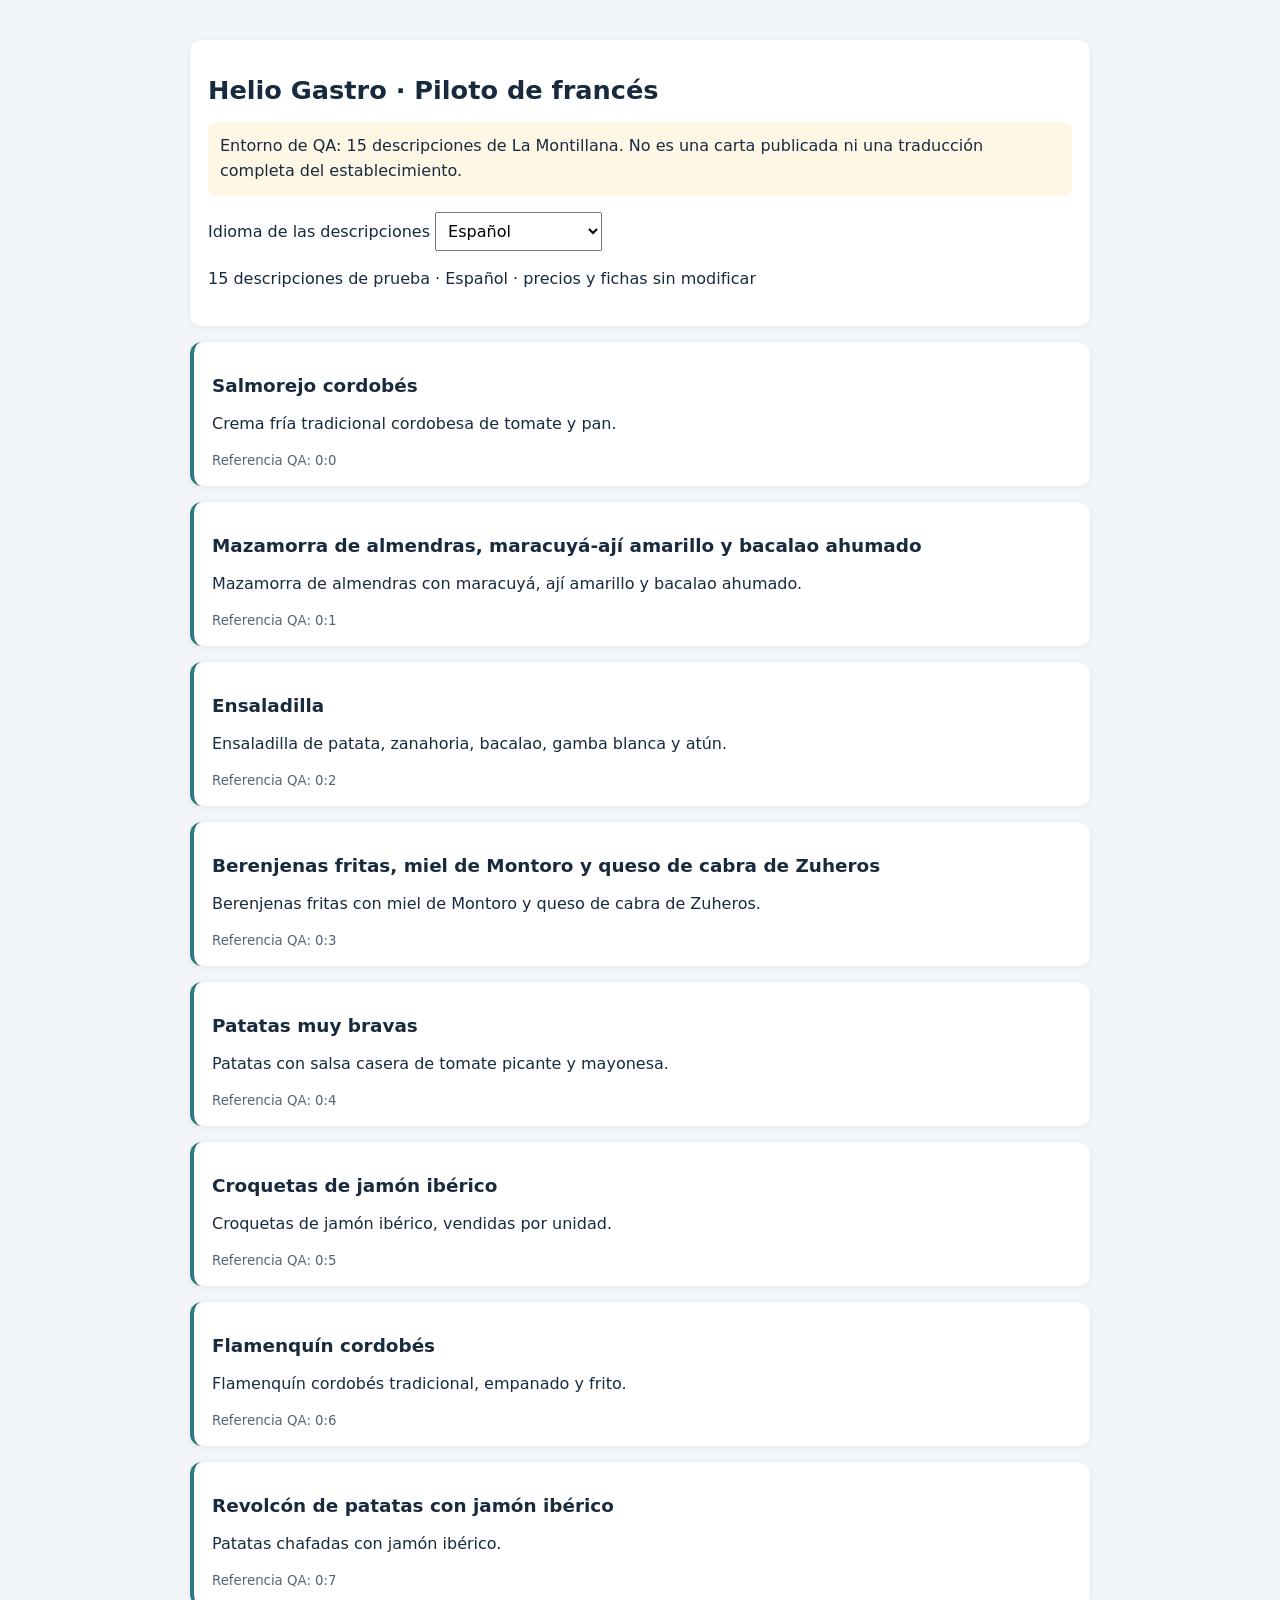
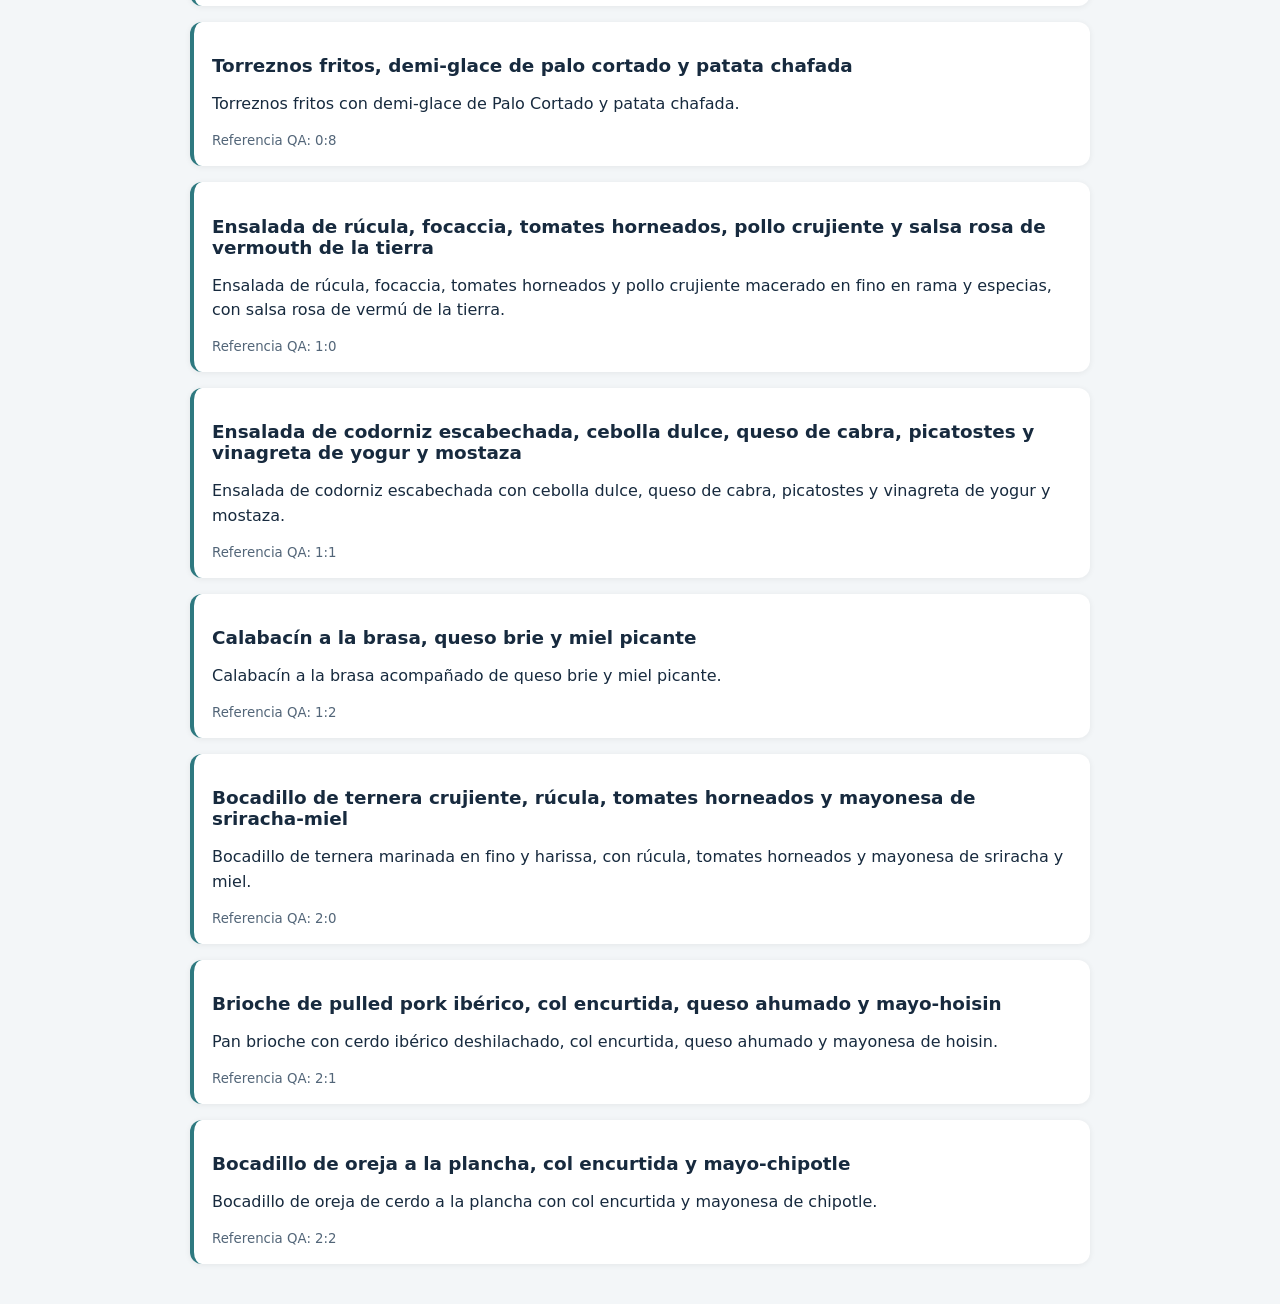
<file: qa-fr-la-montillana.html>
<!doctype html>
<html lang="es">
<head>
<meta charset="utf-8"><meta name="viewport" content="width=device-width, initial-scale=1">
<title>Helio Gastro — QA francés · La Montillana</title>
<style>
:root{font:16px system-ui,sans-serif;color:#172a3e;background:#f3f6f8}body{max-width:900px;margin:auto;padding:24px}header,article{background:white;border-radius:12px;padding:18px;margin:16px 0;box-shadow:0 1px 6px #0001}h1{font-size:1.6rem}h2{font-size:1.15rem}h3{font-size:1rem}p{line-height:1.55}.muted{color:#526578}select{font:inherit;padding:8px}article{border-left:4px solid #2e7980}strong{font-weight:650}.warning{background:#fff7e6;padding:12px;border-radius:8px}small{display:block;margin-top:8px}a{color:#17627c}
</style>
<link rel="icon" type="image/png" sizes="32x32" href="./assets/brand/favicon-manolo.png"></head>
<body>
<header><h1>Helio Gastro · Piloto de francés</h1><p class="warning">Entorno de QA: 15 descripciones de La Montillana. No es una carta publicada ni una traducción completa del establecimiento.</p>
<label for="lang">Idioma de las descripciones</label> <select id="lang"><option value="es">Español</option><option value="en">English</option><option value="fr">Français (piloto)</option></select>
<p id="status" role="status">Cargando fuentes…</p></header>
<main id="dishes" aria-live="polite"></main>
<script>
'use strict';
const lang=document.getElementById('lang'),container=document.getElementById('dishes'),status=document.getElementById('status');
let catalog=[],batch=[];
const key=(sectionIndex,itemIndex)=>sectionIndex+':'+itemIndex;
async function init(){
 try{
  const responses=await Promise.all([fetch('./data/places.json'),fetch('./translations/fr/batch-001-la-montillana.json')]);
  if(responses.some(r=>!r.ok))throw Error('No se pudieron recuperar los datos');
  const [places,proposal]=await Promise.all(responses.map(r=>r.json()));
  const place=places.find(p=>p.id==='la-montillana');
  if(!place||!Array.isArray(proposal.entries))throw Error('Origen no disponible');
  catalog=place.menuSections;batch=proposal.entries;
  if(batch.length!==15)throw Error('El lote no tiene 15 registros');
  for(const x of batch)if(x.placeId!=='la-montillana'||!catalog[x.sectionIndex]?.items?.[x.itemIndex]?.es||!x.fr?.trim())throw Error('Referencia inválida en el lote');
  render();
 }catch(e){status.textContent='Error QA: '+e.message;}
}
function render(){
 const language=lang.value;
 container.replaceChildren();
 const fragment=document.createDocumentFragment();
 for(const x of batch){
  const item=catalog[x.sectionIndex].items[x.itemIndex];
  const article=document.createElement('article');
  const title=document.createElement('h2');title.textContent=item.name;article.append(title);
  const description=document.createElement('p');
  description.textContent=language==='fr'?x.fr:(language==='en'?item.en:item.es);
  article.append(description);
  const meta=document.createElement('small');meta.className='muted';meta.textContent='Referencia QA: '+key(x.sectionIndex,x.itemIndex);article.append(meta);
  fragment.append(article);
 }
 container.append(fragment);
 document.documentElement.lang=language;
 status.textContent='15 descripciones de prueba · '+({es:'Español',en:'English',fr:'Français'}[language])+' · precios y fichas sin modificar';
}
lang.addEventListener('change',render);
init();
</script></body></html>
</file>
<file: styles.css>
:root{color-scheme:dark;--bg:#091829;--surface:#122c46;--line:#3d6381;--text:#f5f6f2;--muted:#acc6d9;--accent:#ffcc84}
*{box-sizing:border-box}body{margin:0;background:radial-gradient(ellipse at top,#215476 0,#0b2036 39%,#071725 100%);font:16px/1.55 system-ui,-apple-system,Segoe UI,sans-serif;color:var(--text)}
.shell{max-width:980px;padding:24px 18px 65px;margin:auto}
header,.brand,.section-title{display:flex;align-items:center;justify-content:space-between;gap:14px}.brand{justify-content:start}
.logo{font-size:29px;background:#214b68;border:1px solid #5285a8;border-radius:15px;padding:8px 12px}
.eyebrow{color:var(--accent);font-size:11px;letter-spacing:2px;font-weight:800}
h1{font-size:24px;letter-spacing:1.4px;font-weight:350;margin:0}h1 strong{color:var(--accent)}h2{margin:0;font-size:21px}
.version,.chip{border:1px solid var(--line);border-radius:30px;padding:4px 10px;color:#bdd9ee;font-size:12px;white-space:nowrap}
.hero{padding:34px 24px;margin:25px 0 18px;border:1px solid #5681a0;border-radius:23px;background:linear-gradient(115deg,rgba(20,64,97,.94),rgba(17,49,75,.89) 60%,rgba(136,83,47,.5))}
.hero h2{font-size:clamp(28px,5vw,42px);line-height:1.2;margin:10px 0}.hero em{font-style:normal;color:#ffd9a4}.hero p:last-child{color:#d5e7f2;margin-bottom:0}
.panel{background:rgba(18,44,70,.92);border:1px solid #466d8d;border-radius:19px;padding:19px;margin:15px 0;box-shadow:0 8px 25px #0002}
.section-title{margin-bottom:14px}.section-title span:not(.chip){font-size:23px}
form{display:grid;gap:13px}label{display:grid;gap:5px;font-size:12px;color:#bad4e7;font-weight:650}
input,select{width:100%;height:47px;background:#091e32;color:#f5f6f2;border:1px solid #5882a2;border-radius:10px;padding:10px 12px;font:inherit;font-size:15px}
input::placeholder{color:#90adc5}input:focus-visible,select:focus-visible,button:focus-visible{outline:2px solid #ffd591;outline-offset:2px}
.two{display:grid;grid-template-columns:repeat(2,minmax(0,1fr));gap:12px}.primary{background:#f2bc74;color:#10283b;border:0;border-radius:11px;padding:13px;font-weight:800;cursor:pointer;min-height:46px}
.note{font-size:13px;color:var(--muted);margin:7px 0 15px}.empty{text-align:center;border:1px dashed #6488a4;background:#10273e;padding:24px 17px;border-radius:14px;color:#bed6e6}
.place{border:1px solid #4d7898;border-radius:14px;padding:15px;margin:10px 0;background:#163651}.place h3{margin:0 0 4px;font-size:18px}.place p{margin:6px 0;color:#d1e4f0;font-size:13px}.place a{color:#a8e0ff;display:inline-block;margin:4px 10px 8px 0}
.place button{background:#255b7e;border:1px solid #6895b7;color:white;border-radius:9px;padding:9px 12px;cursor:pointer;min-height:42px}
.info{color:#cfdfeb;font-size:14px}.info b{color:#ffe0ab}footer{text-align:center;font-size:12px;color:#8fadc4;margin-top:25px}
@media(max-width:560px){.shell{padding:15px 11px 45px}.hero{padding:25px 17px;margin-top:18px}.panel{padding:15px 13px;border-radius:16px}.two{grid-template-columns:1fr}.brand h1{font-size:20px}.eyebrow{font-size:10px}.version{font-size:10px}h2{font-size:19px}}
@media(prefers-reduced-motion:reduce){*{scroll-behavior:auto!important;transition:none!important}}
/* Comparador Helio Gastro 1.1 */
.dish-prices{padding-left:20px;color:#ffddae;font-size:13px;line-height:1.6}
.compare-place{padding:13px;border:1px solid #527b9a;background:#143451;border-radius:12px;margin-bottom:10px}
.compare-place h3{margin:0 0 6px}.compare-place p{font-size:13px;color:#d2e5f1;margin:4px 0}.compare-place ul{padding-left:20px;font-size:13px;color:#ffddae}
#budget-explain{border-left:3px solid #e9b878;padding:7px 10px;background:#213b53}

/* Helio Gastro 1.2 — opciones de precio sin inventar importes */
.include-unknown{display:flex;align-items:flex-start;gap:10px;background:#193951;border:1px solid #52738c;border-radius:11px;padding:11px 13px;color:#f9e2c0;font-size:13px}.include-unknown input{width:19px;height:19px;min-width:19px;margin:2px 0 0;accent-color:#ffcc84}.include-unknown small{display:block;color:#bed5e4;font-size:11px;font-weight:400}.price-unknown{background:#3d3440;color:#ffe4c5!important;border-left:3px solid #f0b679;border-radius:5px;padding:8px 10px}

/* 1.4: focus visible after explicit search */
#results-heading:focus{outline:none}

/* 1.5: puerta de búsqueda real; la vista no enseña resultados hasta ejecutar la búsqueda */
#results-section[hidden],#compare-section[hidden]{display:none!important}

/* 1.6: accesos rápidos para platos típicos, sin ejecutar búsqueda */
.dish-suggestions{display:grid;gap:7px;margin:-3px 0 2px}.dish-suggestions-label{font-size:10px;letter-spacing:1.3px;color:#ffd99d;font-weight:800}.dish-suggestions-list{display:flex;flex-wrap:wrap;gap:7px}.dish-suggestions-list button{padding:7px 11px;border-radius:999px;min-height:36px;border:1px solid #6086a2;background:#193a55;color:#eaf6ff;font:inherit;font-size:12px;cursor:pointer}.dish-suggestions-list button:hover{background:#286084}.dish-suggestions small{font-size:11px;color:#a8c4da}

/* 1.7: aclarar cobertura de datos frente a filtros de precio */
.coverage-summary{background:#23445d;border-left:3px solid #f3c47e;padding:11px 12px;margin-bottom:11px;border-radius:7px;color:#ecf4f9;font-size:13px;line-height:1.5}
.show-offering{background:#265a78;color:#fff0d4;border:1px solid #b1a07b;border-radius:10px;padding:10px 13px;min-height:43px;margin:0 0 13px;cursor:pointer;font-weight:700}
.coverage-summary[hidden],.show-offering[hidden]{display:none!important}

/* 1.8: Agrupacion por verificabilidad y plato protagonista */
.result-group-title{font-size:15px;color:#ffddac;border-bottom:1px solid #557792;padding:13px 0 8px;margin:10px 0 7px}
.matching-dishes{background:rgba(255,205,133,.08);padding:9px 11px;border-left:3px solid #ffd090;border-radius:6px;font-weight:650;color:#ffe6ba!important}
.matching-dishes ul{margin:5px 0 0;padding-inline-start:19px;font-size:13px;font-weight:400;line-height:1.45}
.matching-dishes li + li{margin-top:4px}

/* 2.0: filtro de formato de ración */
#portion:disabled{opacity:.45;cursor:not-allowed}

/* 2.1: precio comparable verificado solo en variante y formato exactos */
.best-comparable{color:#ffdc9c;font-weight:800;background:rgba(255,205,120,.09);border-radius:6px;padding:5px 7px;margin:4px 0}

/* 2.2: resultados resumidos y fichas a demanda */
.detail-sticky-head{position:sticky;top:72px;z-index:5;background:#122c46;border-bottom:1px solid #50718e;padding:10px 0;min-width:0}
.detail-sticky-label{display:flex;flex-direction:column;min-width:0;gap:2px}
.detail-sticky-head .eyebrow{font-size:10px;letter-spacing:.06em;line-height:1.1;font-weight:600}
#detail-sticky-name{font-size:clamp(14px,3.5vw,18px);line-height:1.25;overflow-wrap:anywhere;color:#ffdfae}
.detail-sticky-head #close-detail{flex-shrink:0;margin:0}
@media(max-width:560px){.detail-sticky-head{top:68px;padding:9px 0}.detail-sticky-head #close-detail{font-size:12px;padding:8px}}
#detail-section[hidden]{display:none!important}.detail-button{background:#255b7e;color:#fff;border:1px solid #7396b2;border-radius:9px;padding:9px 12px;cursor:pointer;min-height:40px;margin:7px 8px 6px 0}#detail-content h3{font-size:16px;color:#ffdc9e;margin:22px 0 7px}#detail-content li{padding:4px 0}#detail-content a{color:#a8e0ff}.detail-source{display:block;margin:8px 0}.result-main-price{color:#ffe1af!important;font-size:15px!important;font-weight:750}.result-pending{color:#b8cfde!important;font-size:13px!important}

/* 2.3: carta agrupada por plato y formato */
.menu-groups{display:grid;gap:10px;margin-top:10px}.menu-dish{border:1px solid #4c718f;border-radius:11px;background:#173753;padding:12px 14px}.menu-dish h4{margin:0 0 7px;font-size:15px;color:#f8e0b7}.menu-price-row{display:flex;justify-content:space-between;gap:20px;border-top:1px solid #416481;padding:7px 0;color:#d3e6f1;font-size:13px}.menu-price-row strong{color:#ffe0a9;white-space:nowrap}.menu-unpriced-title{font-size:14px;color:#abc6d9;margin:22px 0 7px}.menu-unpriced{color:#aec8d8;font-size:13px;padding-left:20px}

/* 2.4 Favoritos */
.favorite-entry{display:flex;align-items:center;flex-wrap:wrap;gap:10px;border:1px solid #537795;border-radius:11px;padding:11px;margin:9px 0;background:#173753}.favorite-entry strong{flex:1 1 180px}.favorite-entry button,.fav-button{background:#255b7e;border:1px solid #7098b6;border-radius:9px;color:white;padding:8px 11px;min-height:39px;cursor:pointer}.fav-button[aria-pressed='true']{border-color:#f4bd74;color:#ffdfa8}

.recommendation-dishes{display:grid;grid-template-columns:repeat(2,minmax(0,1fr));gap:9px}
.recommendation-tile{display:flex;flex-direction:column;align-items:flex-start;gap:5px;border:1px solid #6085a3;background:#173956;color:white;border-radius:12px;padding:12px;text-align:left;cursor:pointer;min-height:74px}
.recommendation-tile strong{font-size:14px}
.recommendation-tile span{font-size:11px;color:#b8d3e7}
.recommendation-row{border:1px solid #4f7595;border-radius:10px;background:#173753;padding:11px;display:flex;flex-wrap:wrap;align-items:center;gap:10px;margin:7px 0}
.recommendation-row span{flex:1 1 170px;font-size:13px}
.recommendation-row strong{color:#ffdcaa}
.recommendation-row button{background:#265b7b;color:white;border:1px solid #7398b6;border-radius:8px;padding:8px 10px;min-height:39px;cursor:pointer}
#recommendation-output{margin-top:18px}
#recommendation-output[hidden]{display:none!important}
#recommendation-output h3{color:#ffe0af;font-size:17px;margin:17px 0 7px}
#recommendation-output h4{font-size:13px;color:#c6e2f2;margin:14px 0 6px}
@media(max-width:360px){.recommendation-dishes{grid-template-columns:1fr}}

/* 2.5.1: limpiar búsqueda de forma explícita */
.search-actions{display:flex;flex-wrap:wrap;align-items:center;gap:10px}.search-actions .primary{flex:1 1 220px}.clear-search-button{border:1px solid #86a5bf;background:#173753;color:#e3f4fc;border-radius:10px;padding:12px 15px;min-height:44px;cursor:pointer;font-weight:700}

/* 2.5.2: recomendaciones en diálogo modal, sin alargar la portada */
#recommendation-dialog{width:min(850px,calc(100vw - 26px));height:min(88dvh,950px);max-height:88dvh;overflow:hidden;box-sizing:border-box;margin:auto;padding:0;border:1px solid #7296b2;border-radius:16px;background:#122c45;color:#f0f7fc;box-shadow:0 16px 80px #0009;flex-direction:column}
#recommendation-dialog::backdrop{background:rgba(3,12,24,.82)}
#recommendation-dialog:not([open]){display:none}
#recommendation-dialog[open]{display:flex}
.recommendation-dialog-body{flex:1 1 auto;min-height:0;overflow-y:auto;overscroll-behavior:contain;padding:20px;scrollbar-gutter:stable}
.recommendation-dialog-head{flex:0 0 auto;display:flex;justify-content:space-between;align-items:center;gap:12px;border-bottom:1px solid #50718e;padding:16px 20px 12px;background:#122c45}
.recommendation-dialog-head h2{font-size:20px;margin:0;color:#ffdfae}
.recommendation-dialog-head button{flex-shrink:0}
#recommendation-dialog h3{font-size:17px;color:#ffdfae;margin:17px 0 8px}
#recommendation-dialog h4{font-size:13px;color:#c6e2f2;margin:14px 0 6px}
@media(max-width:530px){#recommendation-dialog{height:92dvh;max-height:92dvh}.recommendation-dialog-head{padding:13px}.recommendation-dialog-body{padding:13px}.recommendation-dialog-head h2{font-size:17px}}

/* 2.6 mapas bajo demanda y rutas externas */
.map-button{background:#235a78;color:#e7f7ff;border:1px solid #77a1b8;border-radius:9px;min-height:39px;padding:8px 11px;cursor:pointer;margin:5px 7px 5px 0}
.map-route-link{display:inline-block;background:#254b69;color:#dff3ff;border:1px solid #739bb5;border-radius:9px;padding:11px 13px;min-height:18px;margin:8px 5px 12px 0;font-weight:700}
#map-dialog{box-sizing:border-box;width:min(780px,calc(100vw - 24px));max-height:92dvh;margin:auto;overflow:auto;background:#122c45;color:#eaf5fc;border:1px solid #749bb5;border-radius:16px;padding:18px;box-shadow:0 18px 80px #0009}
#map-dialog:not([open]){display:none}
#map-dialog::backdrop{background:rgba(3,12,24,.82)}
.map-dialog-head{display:flex;align-items:center;justify-content:space-between;gap:12px;border-bottom:1px solid #547693;padding-bottom:10px}
.map-dialog-head h2{font-size:19px;margin:0;color:#ffdcac}
#map-frame{display:block;width:100%;height:min(54vh,420px);border:1px solid #7295ad;border-radius:11px;background:#e8edf2;margin:14px 0}
@media(max-width:530px){#map-dialog{padding:12px}#map-frame{height:50dvh}}

/* 2.7: navegación rápida compacta y adaptable */
.quick-nav{position:sticky;top:0;z-index:20;display:flex;gap:7px;align-items:center;overflow-x:auto;scrollbar-width:thin;padding:9px 7px;margin:12px -5px 0;background:rgba(8,26,42,.96);border:1px solid #416a89;border-radius:13px;backdrop-filter:blur(10px)}
.quick-nav a{display:inline-flex;gap:5px;align-items:center;justify-content:center;flex:1 0 auto;min-height:43px;padding:8px 12px;border-radius:9px;text-decoration:none;color:#eff8ff;font-weight:750;font-size:13px;background:#204863;border:1px solid #537d9b;white-space:nowrap}
.quick-nav a:hover,.quick-nav a:focus-visible{background:#2b607f}
.quick-nav a[hidden]{display:none!important}
.quick-nav span{color:#ffdaa1;font-variant-numeric:tabular-nums}
#recommendations-section,#search-section,#favorite-section,#compare-section,#results-section{scroll-margin-top:85px}
@media(max-width:560px){.quick-nav{margin:8px -2px 0;padding:7px 5px;gap:5px}.quick-nav a{padding:8px 9px;font-size:12px;min-height:42px}}

/* 3.0: Selector de momento gastronómico y avisos de disponibilidad prudentes */
.service-selector{display:grid;grid-template-columns:repeat(4,minmax(0,1fr));gap:9px;margin:14px 0}
.service-selector button{border:1px solid #688ca8;border-radius:12px;min-height:55px;background:#193b57;color:#f1f8ff;font-weight:800;cursor:pointer;padding:9px}
.service-selector button[aria-pressed='true']{border:2px solid #ffd08d;color:#ffdfa7;background:#285574}
.service-intro,.service-notice{font-size:13px;color:#b9d4e4;background:rgba(54,102,135,.12);padding:10px;border-left:3px solid #ffd08d;border-radius:6px}
#service-section{scroll-margin-top:85px}
@media(max-width:590px){.service-selector{grid-template-columns:repeat(2,minmax(0,1fr))}}

/* 3.0.1: etiquetas de cobertura sin datos verificables */
.recommendation-tile span{line-height:1.45}

/* Language control */
.header-controls{display:flex;align-items:center;gap:10px;flex-wrap:wrap;justify-content:flex-end}
.language-label{font-size:12px;color:var(--muted);display:block}
#language-select{width:auto;min-width:110px;height:38px;padding:5px 8px;font-size:14px}
@media(max-width:500px){header{align-items:flex-start}.header-controls{max-width:150px;gap:4px}.language-label{font-size:10px}#language-select{min-width:100px}}

/* Keep version and language control separated */
.header-controls{display:grid;grid-template-columns:minmax(110px,auto);justify-items:end;align-items:center;gap:8px}
.header-controls .version{position:static;display:inline-flex;white-space:nowrap}
.header-controls .language-label{line-height:1.4}
@media(max-width:500px){.header-controls{max-width:none;min-width:112px;gap:7px}}

.dish-explanation{display:block;font-size:.85rem;line-height:1.4;color:#b8d3e7;margin:5px 0 6px;font-weight:400}
.dish-explanation[hidden],.portion-help[hidden]{display:none!important}
.portion-help{display:block;margin-top:8px;font-size:.8rem;line-height:1.5;color:#b8d3e7}

.recommendation-variant-heading{display:flex;align-items:center;flex-wrap:wrap;gap:6px}
.portion-tag{display:inline-block;padding:3px 9px;border:1px solid #557f9c;border-radius:999px;font-size:.82em;font-weight:500;color:#d8eafa}
#recommendation-price-notice{font-size:.82rem;margin:10px 0}

.detail-dish-explanation{font-size:.8rem;margin:5px 0 8px;color:#b8d3e7;line-height:1.45}.menu-unpriced li .detail-dish-explanation{margin:3px 0 7px}

/* Group documented specialty prices by establishment. */
.recommendation-place{border:1px solid #527c98;border-radius:12px;padding:14px;margin:12px 0;background:rgba(255,255,255,.035)}
.recommendation-place h4{margin:0 0 10px}
.recommendation-place-items{list-style:none;padding:0;margin:0}
.tapas-compare-controls{display:grid;gap:6px;max-width:100%;margin-bottom:12px}
.tapas-compare-controls select{width:100%;min-width:0}
.recommendation-place-items li{display:flex;align-items:center;flex-wrap:wrap;gap:8px;padding:9px 0;border-top:1px solid rgba(160,195,215,.2)}
.recommendation-place-items li span:first-child{flex:1 1 190px}
.recommendation-place-items li strong{margin-left:auto;white-space:nowrap}
.recommendation-place-actions{display:flex;justify-content:flex-end;gap:8px;flex-wrap:wrap;margin-top:12px}

/* Venue-grouped recommendations: spacious, readable rows and stable actions. */
#recommendation-results .recommendation-place{display:block;border:1px solid #527c98;border-radius:12px;padding:16px;margin:16px 0;background:#193b55}
#recommendation-results .recommendation-place h4{font-size:1.05rem;margin:0 0 12px;line-height:1.4}
#recommendation-results .recommendation-place-items{display:block;list-style:none!important;margin:0;padding:0}
#recommendation-results .recommendation-place-items li{display:grid;grid-template-columns:minmax(0,1fr) auto;align-items:center;gap:6px 14px;list-style:none!important;margin:0;padding:12px 0;border-top:1px solid rgba(160,195,215,.25)}
#recommendation-results .recommendation-place-items li::marker{content:""}
#recommendation-results .recommendation-place-items li span:first-child{grid-column:1;grid-row:1;min-width:0;flex:none}
#recommendation-results .recommendation-place-items li .portion-tag{grid-column:1;grid-row:2;justify-self:start;width:max-content;max-width:100%;white-space:normal}
#recommendation-results .recommendation-place-items li strong{grid-column:2;grid-row:1 / span 2;justify-self:end;margin:0;white-space:nowrap;font-size:1.02rem}
#recommendation-results .recommendation-place-actions{display:flex;justify-content:flex-start;align-items:center;gap:10px;flex-wrap:wrap;margin-top:14px}
#recommendation-results .recommendation-place-actions button{padding:9px 13px;border-radius:8px}
@media(max-width:480px){#recommendation-results .recommendation-place{padding:12px}#recommendation-results .recommendation-place-items li{gap:5px 9px}#recommendation-results .recommendation-place-items li strong{font-size:.95rem}}

/* Visual prototype: the decorative media area can later hold approved dish art. */
.hero{position:relative;overflow:hidden;padding:clamp(28px,5vw,52px);border-color:#54718a;background:#0b2545;box-shadow:0 18px 42px #0003}
.hero::after{content:"";position:absolute;right:-55px;top:-110px;width:270px;height:270px;border:1px solid #ffc85755;border-radius:50%;box-shadow:0 0 0 35px #ff8a0012,0 0 0 70px #ffc8570b;pointer-events:none}
.hero h2,.hero p{position:relative;z-index:1;max-width:650px}.hero h2{font-size:clamp(30px,5.3vw,48px);letter-spacing:-.035em;line-height:1.12}.hero em{color:#ffc857}.hero .eyebrow{color:#ffc857}
#recommendations-section{padding:clamp(16px,3vw,25px)}
.recommendation-dishes{grid-template-columns:repeat(4,minmax(0,1fr));gap:12px}
.recommendation-tile{display:flex;gap:6px;overflow:hidden;min-width:0;min-height:0;padding:0 0 16px;border:1px solid #547995;border-radius:16px;background:#153652;color:#f5f5f4;transition:transform .18s ease,border-color .18s ease,box-shadow .18s ease}
.recommendation-tile:hover{transform:translateY(-3px);border-color:#ffc857;box-shadow:0 10px 22px #0004}
.recommendation-tile:focus-visible{outline:3px solid #ffc857;outline-offset:3px}
.recommendation-tile strong,.recommendation-tile>span:not(.dish-visual),.recommendation-tile .dish-explanation{margin-left:14px;margin-right:14px}
.recommendation-tile strong{font-size:15px;line-height:1.3}.recommendation-tile>span:not(.dish-visual){font-size:12px;line-height:1.4;color:#d1e2ee}
.dish-visual{position:relative;display:block;align-self:stretch;width:100%;height:110px;margin:0 0 8px;background:linear-gradient(135deg,#264f6e,#0b2545);overflow:hidden}
.dish-visual::before,.dish-visual::after{content:"";position:absolute;border-radius:50%;pointer-events:none}
.dish-visual::before{width:120px;height:120px;right:12%;top:12px;border:1px solid #ffc85780;box-shadow:0 0 0 13px #ffc85712,0 0 0 27px #ff8a000e}
.dish-visual::after{width:8px;height:8px;left:18px;top:18px;background:#ff8a00;box-shadow:15px 0 #ffc857,30px 0 #3b82f6}
.dish-visual:has(img)::before,.dish-visual:has(img)::after{display:none}
.dish-visual img{display:block;width:100%;height:100%;object-fit:cover}
.dish-visual .dish-visual-label{position:absolute;right:7px;bottom:7px;padding:3px 7px;border-radius:5px;background:#0b2545;color:#fff;font-size:10px;line-height:1.3;font-weight:700}
.dish-visual:has(img){height:155px;background:#0b2545}
.studio-signature{display:block;margin-top:14px;color:#f5f5f4;font-weight:750;letter-spacing:.04em}.studio-signature span{color:#ffc857;font-weight:500}
@media(max-width:720px){.recommendation-dishes{grid-template-columns:repeat(2,minmax(0,1fr))}.dish-visual{height:100px}}
@media(max-width:360px){.recommendation-dishes{grid-template-columns:repeat(2,minmax(0,1fr));gap:8px}.recommendation-tile strong,.recommendation-tile>span:not(.dish-visual),.recommendation-tile .dish-explanation{margin-left:10px;margin-right:10px}.dish-visual{height:84px}}
@media(max-width:720px){.dish-visual:has(img){height:clamp(120px,34vw,170px)}}

.result-context:has(.dish-visual){
 display:grid;
 grid-template-columns:minmax(0,1fr) clamp(108px,20vw,128px);
 align-items:start;
 gap:8px;
 margin-bottom:6px;
}
.result-context:has(.dish-visual) .coverage-summary{margin:0;padding:8px 10px;line-height:1.4}
.result-context:has(.dish-visual) ~ #results > .result-group-title:first-child{margin-top:0;padding-top:5px}
#result-dish-visual .dish-visual{
 height:auto;
 aspect-ratio:4 / 3;
 margin:0;
 border-radius:10px;
}
@media(max-width:560px){
 .compare-place li + li{margin-top:6px}
}

/* ManoloLabs: a typographic signature, subordinate to the product name. */
.brand-copy{min-width:0}
.brand-signature{font-family:Poppins,Montserrat,system-ui,sans-serif;font-size:13px;font-weight:750;letter-spacing:-.015em;line-height:1.35;color:#f5f5f4;white-space:nowrap}
.brand-signature span{color:#ff9b1f}.brand-signature small{font:500 10px/1.35 Poppins,Montserrat,system-ui,sans-serif;color:#d5e7f2;letter-spacing:0}
.brand h1{margin-top:3px}
.studio-signature{margin:20px auto 0;padding-top:17px;border-top:1px solid #3d6381;max-width:420px}
.studio-signature .brand-signature{font-size:16px}
.studio-signature .brand-signature small{font-size:11px}
.studio-tagline{margin:5px 0 0;color:#c7d9e7;font-size:11px;letter-spacing:.035em;line-height:1.5}
@media(max-width:360px){.brand{gap:9px}.brand-signature{font-size:12px}.brand-signature small{font-size:9px}.brand h1{font-size:18px;letter-spacing:.7px}.logo{padding:7px 9px}.header-controls{min-width:100px}#language-select{min-width:100px}}

/* A single documented price needs no empty format column. */
.menu-price-row.price-only-row{justify-content:flex-end;padding:3px 0}
.menu-price-row.price-only-row span:empty{display:none}


/* Moriles Ribera / fichas con cartas extensas: fuentes y menú compacto (HG QA 2026-10-23) */
#detail-content .official-menu-resources{margin:18px 0 22px}
#detail-content .official-menu-resources .menu-groups{display:grid;grid-template-columns:repeat(auto-fit,minmax(min(100%,240px),1fr));gap:8px 12px;margin-top:12px}
#detail-content .official-menu-resources .detail-source{display:flex;align-items:center;min-width:0;margin:0;padding:10px 12px;border:1px solid #416481;border-radius:8px;background:#173753;font-size:14px;line-height:1.4;overflow-wrap:anywhere;text-decoration:none}
#detail-content .official-menu-resources .detail-source:hover,#detail-content .official-menu-resources .detail-source:focus-visible{background:#24506e;text-decoration:underline}
#detail-content .menu-dish{min-width:0;overflow-wrap:anywhere}
#detail-content .menu-dish ul{padding-left:22px;margin:8px 0 12px}
#detail-content .menu-dish li{line-height:1.5;padding:5px 0}
#detail-content .menu-price-row>span{min-width:0;overflow-wrap:anywhere}
#detail-content .source-details{margin-top:12px}
#detail-content .source-details summary{cursor:pointer;padding:8px 0}

/* Navegación accesible por las 21 secciones de Moriles Ciudad Jardín */
.venue-section-nav{margin:20px 0 24px}
.venue-section-nav-title{font-size:14px;font-weight:700;color:#ffdc9e;margin:0 0 10px}
.venue-section-nav-buttons{display:flex;flex-wrap:wrap;gap:8px}
.venue-section-nav-button{background:#22516f;border:1px solid #7297b4;border-radius:8px;color:#f6f6f2;padding:8px 11px;font:inherit;font-size:12px;line-height:1.35;cursor:pointer;max-width:100%;overflow-wrap:anywhere;text-align:left}
.venue-section-nav-button:hover,.venue-section-nav-button:focus-visible{background:#346989;outline-offset:3px}
.venue-section-target{scroll-margin-top:155px}
@media(max-width:560px){.venue-section-nav-buttons{display:grid;grid-template-columns:repeat(2,minmax(0,1fr))}.venue-section-nav-button{font-size:11px;padding:9px}.venue-section-target{scroll-margin-top:145px}}

.manolo-logo{display:grid;place-items:center;flex:none;width:66px;height:66px;padding:0;background:#0b2545}
.manolo-logo img{display:block;width:100%;height:100%;object-fit:contain}
.manolo-footer{display:flex;align-items:center;justify-content:center;gap:7px;text-align:left;padding-top:10px}
.manolo-footer img{display:block;width:64px;height:64px;object-fit:contain;flex:none}
@media(max-width:360px){.manolo-logo{width:54px;height:54px}.manolo-footer img{width:58px;height:58px}}
/* Hybrid landing, with the existing search and navigation entry points. */
body{background:#f9f4eb}
.shell{max-width:1226px}
.shell>header,.shell>footer{color:#0b2545}
.shell>header .brand h1{font-weight:800;letter-spacing:0}
.shell>header .brand h1 strong,.shell>header .brand-signature,.shell>header .brand-signature small{color:#0b2545}
.shell>header .brand-signature span{color:#9c411e}
.shell>header .version,.shell>header label{color:#475a6d}
.shell>header .version{border-color:#80705d}
.shell>header .manolo-logo{background:transparent;border:0}
.shell>header select,.quick-nav{color-scheme:light;background:#fffdf8;color:#0b2545;border-color:#bcae9e}
.quick-nav a{background:transparent;color:#0b2545;border-color:#bcae9e}
.quick-nav a:hover,.quick-nav a:focus-visible{color:#0b2545;background:#f0e5d5}
.hybrid-hero{display:grid;grid-template-columns:minmax(0,1.06fr) minmax(0,1fr);gap:clamp(18px,4vw,56px);align-items:center;padding:12px 0;background:transparent;border:0;box-shadow:none;color:#0b2545;overflow:visible}
.hybrid-hero::after{display:none}
.hybrid-hero h2{font:700 clamp(2rem,5.2vw,4.2rem)/1.03 Georgia,serif;letter-spacing:-.035em;margin:12px 0}
.hybrid-hero .eyebrow{color:#9c411e;margin:0}
.hybrid-hero .hybrid-lede{color:#475a6d;margin:0 0 15px}
.hybrid-hero-art{position:relative;margin:0;width:min(100%,520px);justify-self:center;overflow:hidden;border-radius:18px}
.hybrid-hero-art img{display:block;width:100%;height:auto}
.hybrid-hero-art figcaption{position:absolute;bottom:8px;left:8px;background:#0b2545;color:white;padding:3px 7px;border-radius:5px;font-size:12px}
#direct-search,.manolo-guide{background:#fffdf8;border:1px solid #d4c6b4;border-radius:15px;padding:12px}
.direct-search-row{display:grid;grid-template-columns:minmax(0,1fr) auto;gap:8px;align-items:end}
#direct-search label,#direct-search input{color:#0b2545}
#direct-search input{color-scheme:light;background:white;border-color:#80705d;min-width:0}
#direct-search input::placeholder{color:#475a6d}
#direct-search .primary{background:#0b2545;color:white}
.manolo-guide{margin-top:10px;padding:4px 12px;border-top:2px solid #3b82f6}
.manolo-guide summary{display:flex;align-items:center;gap:10px;min-height:48px;cursor:pointer;list-style:none;color:#0b2545}
.manolo-guide summary::-webkit-details-marker{display:none}
.manolo-guide summary::after{content:"";width:8px;height:8px;margin-left:auto;margin-right:5px;border-right:2px solid currentColor;border-bottom:2px solid currentColor;transform:rotate(45deg)}
.manolo-guide[open] summary::after{transform:rotate(225deg)}
.manolo-guide img{width:56px;height:56px;object-fit:contain}
.manolo-guide>p{margin:6px 0 10px;color:#475a6d;font-size:.9rem}
.manolo-guide-options{display:grid;grid-template-columns:repeat(2,minmax(0,1fr));gap:8px;padding-bottom:8px}
.manolo-guide-options button{display:flex;align-items:flex-start;gap:8px;padding:10px;text-align:start;background:#fffdf8;border:1px solid #a99782;border-radius:10px;color:#0b2545;cursor:pointer;font:inherit}
@media(hover:hover){.manolo-guide-options button:hover{background:#f2e5d3}}
.manolo-guide-options button span span{display:block;margin-top:3px;color:#475a6d;font-size:.85rem;line-height:1.35}
.manolo-guide-icon{flex:none;font-weight:700}
.manolo-guide :focus-visible{outline:2px solid #0b2545;outline-offset:2px}
@media(max-width:540px){.manolo-guide-options{grid-template-columns:1fr}.manolo-guide img{width:48px;height:48px}}
#quick-categories p{font-size:.8rem;font-weight:700;color:#475a6d;margin:0 0 4px}
.category-actions{display:flex;flex-wrap:wrap;gap:6px}
.category-actions button{background:#fffdf8;color:#0b2545;border:1px solid #80705d;border-radius:999px;min-height:44px;padding:5px 10px;font:600 .82rem system-ui;cursor:pointer}
.hybrid-hero :focus-visible,.quick-nav a:focus-visible{outline:3px solid #9c411e;outline-offset:2px}
.shell>footer .brand-signature,.shell>footer .brand-signature small,.shell>footer .studio-tagline{color:#0b2545}
.shell>footer .brand-signature span{color:#9c411e}
@media(max-width:720px){.hybrid-hero{grid-template-columns:minmax(0,1fr);gap:15px}.hybrid-hero-art{width:100%}}

/* Keep the real form and result list together without changing their controls. */
.search-layout:has(#results-section:not([hidden])){display:grid;grid-template-columns:minmax(240px,270px) minmax(0,1fr);gap:22px;align-items:start}
.search-layout #search-section,.search-layout #results-section{min-width:0;background:#fffdf8;border-color:#d4c6b4;color:#0b2545;box-shadow:none;--muted:#475a6d;--line:#bcae9e;color-scheme:light}
#search-section label,#results-section .place p,#results-section .chip{color:#475a6d}
#search-section input,#search-section select{background:white;border-color:#80705d;color:#0b2545}
#search-section input::placeholder{color:#475a6d}
#search-section .primary{background:#0b2545;color:white}
#search-section .include-unknown,#search-section #budget-explain,#results-section .coverage-summary,#results-section .matching-dishes{background:#f5ecdf;color:#4b3225!important;border-color:#9c411e}
#search-section .include-unknown small,#search-section .dish-suggestions small,#search-section .dish-suggestions-label,#results-section .result-group-title{color:#70442e}
#search-section .dish-suggestions-list button,#search-section .clear-search-button,#results-section button{background:#fffdf8;border-color:#80705d;color:#0b2545}
#search-section .dish-suggestions-list button:hover,#search-section .clear-search-button:hover,#results-section button:hover{background:#f2e5d3}
#results-section .place{background:transparent;border:0;border-bottom:1px solid #d4c6b4;border-radius:0;padding:12px 0}
#results-section .place a{color:#0b2545}
#results-section .result-main-price,#results-section .result-pending{color:#0b2545!important}
#results-section .empty{background:#f5ecdf;color:#475a6d;border-color:#bcae9e}
#results-section h2{font-family:Georgia,serif}
#results-section .adjust-filters{display:none}
.search-layout:has(#results-section:not([hidden])) #search-section .two{grid-template-columns:minmax(0,1fr)}
.search-layout :focus-visible{outline-color:#9c411e}
@media(max-width:720px){
 .search-layout:has(#results-section:not([hidden])){display:block}
 #results-section .adjust-filters{display:inline-flex;align-items:center;min-height:44px;color:#0b2545;font-weight:700}
}
.format-marker{margin-inline-start:.24em;color:inherit;font-weight:800}
.format-sr{position:absolute;width:1px;height:1px;padding:0;margin:-1px;overflow:hidden;clip-path:inset(50%);white-space:nowrap}
.format-note{border-inline-start:3px solid #9c411e;padding-inline-start:9px}
#detail-section{background:#fffdf8;border-color:#d4c6b4;box-shadow:none;color:#0b2545;--muted:#475a6d;--line:#bcae9e}
#detail-section .detail-sticky-head{background:#fffdf8;border-color:#d4c6b4}
#detail-sticky-name,#detail-section .eyebrow,#detail-content h3,#detail-content .menu-dish h4{color:#0b2545}
#detail-content h3{font-family:Georgia,serif;font-size:1.25rem}
#detail-content .menu-dish,#detail-content .service-notice,#detail-content .official-menu-resources .detail-source{background:#f5ecdf;border-color:#d4c6b4;color:#0b2545}
#detail-content .official-menu-resources .detail-source:hover,#detail-content .official-menu-resources .detail-source:focus-visible{background:#eedbc4}
#detail-content a,#detail-content .menu-price-row,#detail-content .menu-price-row strong,#detail-content .menu-unpriced,#detail-content .menu-unpriced-title,#detail-content .dish-explanation{color:#0b2545}
#detail-content .menu-price-row{border-color:#d4c6b4}
.venue-section-nav{padding:12px;border:1px solid #d4c6b4;border-radius:12px;scroll-margin-top:155px}
.venue-section-nav-title{color:#0b2545}
.venue-section-nav-button{background:#fffdf8;border-color:#80705d;color:#0b2545;min-height:44px}
.venue-section-nav-button:hover,.venue-section-nav-button:focus-visible{background:#f5ecdf}
.menu-index-return{margin-top:8px}
#detail-section :focus-visible{outline-color:#9c411e}
.result-method{margin:0 0 9px;color:#475a6d}
.result-method summary{cursor:pointer;min-height:44px;padding-block:9px;font-weight:700;color:#0b2545}
.result-method .note{margin:5px 0}
/* Pilot schedules are separate from catalogue prices and service filters. */
.venue-hours{margin:16px 0;padding:14px;background:#fffdf8;border:1px solid #d4c6b4;border-radius:14px}
#detail-content .venue-hours h3{margin:0 0 10px}
.venue-hours-grid{display:grid;grid-template-columns:repeat(2,minmax(0,1fr));gap:10px}
.venue-hours-card{background:#f5ecdf;border-top:3px solid #9c411e;border-radius:8px;padding:10px;min-width:0}
.venue-hours-card+.venue-hours-card{border-color:#0b2545}
.venue-hours h4{margin:0 0 4px}
.venue-hours dl{margin:0}
.venue-hours dt{font-weight:700}
.venue-hours dd{margin:0 0 5px}
.venue-hours details{border-top:1px solid #d4c6b4;margin-top:8px}
.venue-hours summary{cursor:pointer;min-height:44px;padding:9px 0;font-weight:700}
.venue-hours .note{margin:6px 0}
@media(max-width:560px){.venue-hours-grid{grid-template-columns:minmax(0,1fr)}}
/* Keep the reading and action surfaces consistent with the hybrid ficha. */
.quick-nav span{color:#793616}
#results-section .result-main-price{font-size:16px!important;margin:8px 0;font-weight:800}
#venue-sources{scroll-margin-top:165px}
#detail-content .venue-sources-jump{display:inline-flex;align-items:center;min-height:44px;margin:0 8px 7px 0;font-weight:700;text-underline-offset:3px}
#compare-section,#recommendation-dialog,#map-dialog{background:#fffdf8;color:#0b2545;border-color:#d4c6b4;--muted:#475a6d;--line:#bcae9e}
#compare-section .chip,#compare-section .compare-place p{color:#475a6d}
#compare-section .compare-place,#compare-section .empty{background:#f5ecdf;border-color:#d4c6b4;color:#0b2545}
#compare-section .compare-place ul{color:#0b2545}
#compare-section .best-comparable{color:#59331e;background:#f4e1c9}
#recommendation-dialog .recommendation-dialog-head,#map-dialog .map-dialog-head{background:#fffdf8;border-color:#d4c6b4}
#recommendation-dialog h2,#recommendation-dialog h3,#map-dialog h2{color:#0b2545}
#recommendation-dialog #recommendation-results .recommendation-place,#recommendation-dialog .recommendation-row,#recommendation-dialog .service-notice{background:#f5ecdf;border-color:#d4c6b4;color:#0b2545}
#recommendation-dialog #recommendation-results .recommendation-place li,#recommendation-dialog .portion-tag{border-color:#cbb9a5;color:#0b2545}
#recommendation-dialog .recommendation-place strong,#recommendation-dialog .dish-explanation{color:#475a6d}
#compare-section .map-route-link,#map-dialog .map-route-link{background:#0b2545;border-color:#0b2545;color:white}
#compare-section :focus-visible,#recommendation-dialog :focus-visible,#map-dialog :focus-visible{outline-color:#9c411e}
@media(max-width:560px){
 .shell>header{align-items:center;gap:8px}
 .shell>header .header-controls{gap:2px;min-width:0;grid-template-columns:auto}
 .shell>header .version{display:none}
 .shell>header .manolo-logo{width:48px;height:48px}
 .shell>header #language-select{min-width:0;max-width:100%;font-size:13px}
 .quick-nav{gap:3px;padding:5px 4px;overflow:visible}
 .quick-nav a{flex:1 1 0;min-width:0;min-height:44px;padding:3px 2px;gap:2px;font-size:11px;white-space:normal;text-align:center;overflow-wrap:anywhere}
 .hybrid-hero{margin-top:12px;padding-top:7px}
}
#recommendation-dialog #recommendation-results .recommendation-place h4{color:#0b2545}
#recommendation-dialog .recommendation-place-actions button,#recommendation-dialog .recommendation-row button{background:#fffdf8;color:#0b2545;border:1px solid #80705d}
#recommendation-dialog .recommendation-place-actions button:hover,#recommendation-dialog .recommendation-row button:hover{background:#f0e5d5}
/* HG-UI-ICONS-002 — one visual language for actions and decorative glyphs. */
.ui-icon{display:inline-block;inline-size:1.15em;block-size:1.15em;flex:none;vertical-align:-.19em;margin-inline-end:.36em;fill:none;stroke:currentColor;stroke-width:1.65;stroke-linecap:round;stroke-linejoin:round}
button .ui-icon,.quick-nav .ui-icon{pointer-events:none}
button:not(.recommendation-tile),.quick-nav a,.map-route-link{min-height:44px;border-radius:10px}
:where(button,.quick-nav a,.map-route-link):focus-visible{outline:3px solid #9c411e;outline-offset:3px}
#service-section button:focus-visible{outline-color:#ffc857}
:where(button,.quick-nav a,.map-route-link):active:not(:disabled){box-shadow:inset 0 1px 2px #0b254533}
button:disabled{opacity:.62;cursor:not-allowed;box-shadow:none}
.quick-nav a:not([hidden]){display:flex;align-items:center;justify-content:center;align-content:center;gap:4px;flex-wrap:wrap;min-width:0;line-height:1.18}
.quick-nav .ui-icon{margin:0}
.quick-nav #nav-compare-count{margin-inline-start:1px}
.service-selector button{background:#fffdf8;color:#0b2545;border-color:#9e8d78;font-weight:750}
.service-selector button[aria-pressed='true']{background:#e2eaf2;color:#0b2545;border-color:#0b2545;box-shadow:inset 0 0 0 1px #0b2545}
.manolo-guide-options button>.ui-icon{margin:2px 0 0;width:18px;height:18px}
:is(#results-section,#detail-section,#favorite-section,#compare-section,#recommendation-dialog,#map-dialog) button{background:#fffdf8;color:#0b2545;border:1px solid #9e8d78;border-radius:10px;min-height:44px;box-shadow:0 1px 1px #33200e12}
:is(#results-section,#detail-section,#favorite-section,#compare-section,#recommendation-dialog,#map-dialog) button[aria-pressed='true']{background:#e2eaf2;color:#0b2545;border-color:#0b2545;box-shadow:inset 0 0 0 1px #0b2545}
:is(#results-section,#detail-section) button.detail-button:not([id^="close-"]){background:#0b2545;color:#fff;border-color:#0b2545}
:is(#results-section,#detail-section,#favorite-section,#compare-section,#recommendation-dialog,#map-dialog) button:disabled{opacity:.62;box-shadow:none}
@media(hover:hover){
 .service-selector button:not([aria-pressed='true']):hover,
 :is(#results-section,#detail-section,#favorite-section,#compare-section,#recommendation-dialog,#map-dialog) button:not(:disabled):not([aria-pressed='true']):hover{background:#efe5d7;color:#0b2545}
 :is(#results-section,#detail-section) button.detail-button:not([id^="close-"]):hover{background:#173b64;color:#fff}
}
.venue-hours summary,.result-method summary{display:flex;align-items:center;justify-content:space-between;gap:10px;list-style:none}
.venue-hours summary::-webkit-details-marker,.result-method summary::-webkit-details-marker{display:none}
.venue-hours summary::after,.result-method summary::after{content:"";flex:none;inline-size:7px;block-size:7px;margin-inline:3px;border-inline-end:2px solid currentColor;border-block-end:2px solid currentColor;transform:rotate(45deg)}
.venue-hours details[open]>summary::after,.result-method[open]>summary::after{transform:rotate(225deg)}
.venue-hours summary .ui-icon{margin-inline-end:.3em}
#results-section .place button{margin:3px 6px 3px 0}
#recommendations-section .dish-visual:not(:has(img)){display:none}
#recommendations-section .recommendation-tile:not(:has(img)){align-self:start;padding-top:14px}
#recommendations-section .dish-visual:has(img){width:calc(100% - 16px);margin:8px 8px 3px;border-radius:11px;box-shadow:0 2px 4px #43260d32}
#recommendations-section .dish-visual:has(img)::before{display:block;inset:0;width:auto;height:auto;border:0;border-radius:inherit;box-shadow:inset 0 0 0 1px #fff5,inset 0 -4px 9px #21140730;z-index:1}
#recommendations-section .dish-visual-label{z-index:2}
#recommendations-section .category-visual:has(img){height:auto;aspect-ratio:4/3}
#recommendations-section .category-visual-wide:has(img){aspect-ratio:16/9}
@media(max-width:560px){
 .quick-nav a:not([hidden]){gap:3px}
 .quick-nav .ui-icon{width:14px;height:14px}
}

/* Premium search and guide surfaces */
.manolo-guide,#search-section{
 --premium-navy:#102c4c;--premium-blue:#28618a;--premium-copper:#e3a665;
 --premium-cream:#f7f0e5;--premium-white:#fff;
}
.manolo-guide{
 background:linear-gradient(145deg,#edf6fc 0%,#dcecf7 72%,#f3eadf 100%);
 border:1px solid #a7c3d8;border-top:3px solid var(--premium-blue);
 border-radius:18px;padding:8px 14px 12px;box-shadow:0 8px 24px #102c4c16;
}
.manolo-guide summary{gap:12px;color:var(--premium-navy);font-size:1.2rem;min-height:52px}
.manolo-guide img{width:80px;height:80px;flex:none;filter:drop-shadow(0 3px 4px #102c4c26)}
.manolo-guide>p{margin:2px 0 12px;color:var(--premium-navy)}
.manolo-guide-options{gap:10px;padding-bottom:0}
.manolo-guide-options button{
 min-width:0;min-height:56px;padding:10px 11px;gap:9px;
 background:var(--premium-white);border:1px solid #839eb3;border-radius:12px;
 color:var(--premium-navy);box-shadow:0 3px 0 #102c4c19,0 5px 9px #102c4c16;cursor:pointer;
}
.manolo-guide-options button>.ui-icon{color:var(--premium-blue)}
.manolo-guide-options button>.manolo-action-arrow{flex:none;margin-inline-start:auto;align-self:center;width:16px;height:16px}
@media(hover:hover){
 .manolo-guide-options button:hover{
  background:#f1f8fd;border-color:var(--premium-blue);
  transform:translateY(-2px);box-shadow:0 5px 0 #102c4c19,0 8px 13px #102c4c1a;
 }
}
.manolo-guide-options button:active{
 transform:translateY(1px);border-color:#995d2f;box-shadow:inset 0 2px 3px #102c4c26;
}
.manolo-guide :focus-visible,#search-section :focus-visible{outline:3px solid #8a4b21;outline-offset:2px}
.search-layout #search-section{
 background:linear-gradient(145deg,#fffaf3,var(--premium-cream));
 color:var(--premium-navy);border:1px solid #cbb69e;border-top:3px solid var(--premium-copper);
 border-radius:18px;box-shadow:0 8px 24px #102c4c14;
}
#search-section .section-title{gap:12px;margin-bottom:14px}
#search-section .section-title h2{font-family:Georgia,serif;font-size:clamp(1.42rem,2.4vw,1.9rem);line-height:1.15}
#search-section .section-title>.ui-icon{color:var(--premium-blue);flex:none}
#search-section #filters,#search-section .advanced-filter-fields{display:grid;gap:12px;min-width:0}
#search-section .advanced-filter-fields{padding:12px 0 3px}
#search-section label{min-width:0}
#search-section :is(input:not([type=checkbox]),select){
 min-width:0;width:100%;min-height:44px;border-color:#8e8070;border-radius:10px;color:var(--premium-navy);
}
#search-section :is(input,select):focus-visible{border-color:var(--premium-blue)}
#search-section .dish-suggestions,#advanced-filters{display:block;margin:0;border-block:1px solid #d8c9b8}
#search-section :is(#quick-dishes,#advanced-filters)>summary{
 display:flex;flex-wrap:wrap;align-items:center;gap:6px;min-height:44px;
 cursor:pointer;color:var(--premium-navy);font-weight:750;list-style:none;
}
#search-section details>summary::-webkit-details-marker{display:none}
#search-section :is(#quick-dishes,#advanced-filters)>summary::after{
 content:"";width:7px;height:7px;border-right:2px solid currentColor;border-bottom:2px solid currentColor;
 transform:rotate(45deg);margin-inline-start:auto;margin-inline-end:5px;
}
#search-section :is(#quick-dishes,#advanced-filters)[open]>summary::after{transform:rotate(225deg)}
#search-section .filter-status{background:#e1edf6;color:var(--premium-navy);border-radius:999px;padding:3px 7px;font-size:.72rem}
#search-section .dish-suggestions-list{padding:4px 0 6px}
#search-section .dish-suggestions-list button{
 min-height:44px;border-radius:999px;border-color:#839eb3;color:var(--premium-navy);background:var(--premium-white);
}
#search-section .dish-suggestions-list button:hover{background:#edf5fa;border-color:var(--premium-blue)}
#search-section .dish-suggestions-list button[aria-pressed="true"]{
 background:#dcecf7;border-color:var(--premium-blue);box-shadow:inset 0 0 0 1px var(--premium-blue);
}
#search-section .dish-suggestions-list button:active{transform:translateY(1px);box-shadow:inset 0 1px 3px #102c4c26}
#search-section .dish-suggestions small{display:block;padding-bottom:10px}
#search-section #budget-explain{margin:0}
#search-section #budget-explain[hidden]{display:none}
#search-section .primary{
 background:linear-gradient(145deg,var(--premium-blue),var(--premium-navy) 72%);
 border:1px solid var(--premium-navy);color:var(--premium-white);box-shadow:0 3px 8px #102c4c26;
}
#search-section .primary:hover{background:#19446a}
#search-section .primary:active{transform:translateY(1px);box-shadow:inset 0 2px 3px #102c4c40}
@media(prefers-reduced-motion:no-preference){
 .manolo-guide-options button,#search-section :is(.primary,.dish-suggestions-list button){
  transition:transform 170ms ease,box-shadow 170ms ease,border-color 170ms ease,background-color 170ms ease;
 }
}
@media(prefers-reduced-motion:reduce){
 .manolo-guide-options button:is(:hover,:active),#search-section :is(.primary,.dish-suggestions-list button):active{transform:none}
}
@media(max-width:560px){
 .quick-nav{position:static}
 #recommendations-section,#search-section,#favorite-section,#compare-section,#results-section,#service-section{scroll-margin-top:12px}
 .manolo-guide img{width:54px;height:54px}
 .manolo-guide summary{font-size:1.08rem}
 .search-layout #search-section{padding:14px}
 #search-section #filters,#search-section .advanced-filter-fields{gap:9px}
}

/* PlatoRadar landing. The catalogue and its component styles live below it. */
.radar-header{
 display:grid;grid-template-columns:auto minmax(0,1fr) auto;gap:clamp(14px,3vw,44px);
 align-items:center;padding:8px clamp(16px,3vw,48px);
 background:linear-gradient(110deg,#051c35,#10385b);color:white;
}
.radar-brand{display:block;width:clamp(240px,24vw,320px);max-width:100%;border-radius:8px}
.radar-desk,.radar-desk img{display:block;width:100%}
.radar-desk img{height:auto;border-radius:inherit}
.radar-desk{border-radius:inherit}
.radar-nav{display:flex;justify-content:center;gap:clamp(4px,1.2vw,16px);min-width:0}
.radar-nav a{display:flex;align-items:center;justify-content:center;gap:6px;min-height:44px;padding:6px;color:white;text-decoration:none;font-weight:700;border-bottom:3px solid transparent}
.radar-nav a .ui-icon{margin:0;flex:none}
.radar-nav .radar-home,.radar-nav a:hover{border-bottom-color:#ff8a24}
.radar-language{display:grid;gap:2px;min-width:0}
.radar-language label{color:#e4edf7;font-size:.7rem}
.radar-language select{width:100%;min-height:44px;background:#0b2545;color:white;border-color:#6084a4}
.radar-header :focus-visible{outline:3px solid #ffd098;outline-offset:2px}
.hero.radar-hero{position:relative;isolation:isolate;display:grid;align-items:center;min-height:clamp(340px,34vw,520px);padding:24px 4vw;margin:0;border:0;border-radius:0;overflow:hidden;background:#f5e3cf;color:#102c4c}
.radar-hero::after{display:none}
.radar-panorama{position:absolute;inset:0;z-index:-2;width:100%;height:100%;object-fit:cover;object-position:center}
.radar-hero-copy{justify-self:end;width:51%;text-align:center;padding:20px 10px;background:radial-gradient(ellipse,#fff6eaee 20%,#fff6ea88 62%,#fff6ea00 76%)}
.radar-hero-copy h1{font:bold italic clamp(2.1rem,3.7vw,4.15rem)/.99 Georgia,serif;letter-spacing:-.045em;color:#102c4c}
.radar-hero-copy h1 span,.radar-hero-copy h1 em{display:block}
.radar-hero-copy h1 em{font-size:1.12em;font-style:inherit;color:#a94409}
.radar-hero-copy p{max-width:38ch;margin:14px auto;color:#102c4c;font-weight:650;font-size:clamp(.99rem,1.5vw,1.27rem)}
.radar-cta{display:inline-flex;align-items:center;justify-content:center;gap:8px;min-height:48px;padding:9px 19px;border:2px solid #ff8a24;border-radius:999px!important;background:#102c4c;color:white;font:750 1rem/1.25 system-ui;text-decoration:none;cursor:pointer}
.radar-hero .radar-cta{font-size:clamp(1rem,1.6vw,1.25rem)}
.radar-cta .ui-icon{margin:0;flex:none}.radar-cta .radar-arrow{color:#ffad60}
.radar-cta:hover{background:#28618a}.radar-cta:active{box-shadow:inset 0 2px 4px #0005}
.radar-welcome{position:relative;max-width:1500px;margin:-18px auto 0;padding:18px clamp(12px,3vw,42px);border-radius:28px 28px 0 0;background:#f7f0e5}
.radar-shortcuts{display:grid;grid-template-columns:repeat(6,minmax(0,1fr));gap:12px}
.radar-shortcuts :is(a,button){position:relative;display:grid;justify-items:center;align-content:center;gap:6px;min-width:0;min-height:116px;padding:10px 9px 22px;border:1px solid #ded0bf;border-radius:20px;background:#fffaf4;color:#102c4c;box-shadow:0 2px 0 #102c4c12,0 6px 13px #102c4c19;font:750 clamp(.88rem,1.65vw,1.26rem)/1.2 system-ui;text-align:center;text-decoration:none;cursor:pointer;overflow-wrap:anywhere}
.radar-shortcuts :is(a,button):hover{border-color:#b76129;background:white}
.radar-shortcuts .ui-icon{width:39px;height:39px;margin:0}
.radar-shortcuts :is(a,button)>.ui-icon:not(.radar-arrow){
 padding:5px;border-radius:50%;background:radial-gradient(circle at 72% 72%,#ffddbb,#fff4e6 74%);
}
.radar-shortcuts :is(a,button):active{box-shadow:inset 0 2px 4px #102c4c26}
@media(hover:hover) and (prefers-reduced-motion:no-preference){
 .radar-shortcuts :is(a,button){transition:transform 160ms ease,box-shadow 160ms ease,border-color 160ms ease}
 .radar-shortcuts :is(a,button):hover{transform:translateY(-2px);box-shadow:0 7px 15px #102c4c25}
 .radar-shortcuts :is(a,button):active{transform:translateY(1px)}
}
.radar-shortcuts .radar-arrow{position:absolute;width:18px;height:18px;inset:auto 8px 6px auto;color:#b84d0c}
.radar-orientation{display:grid;grid-template-columns:146px minmax(0,1fr) auto;gap:clamp(12px,2vw,26px);align-items:center;margin-top:18px;padding:9px 22px;background:linear-gradient(110deg,#e4f1fb,#cee6f6);border:1px solid #78a8cd;border-radius:22px;color:#102c4c;box-shadow:0 4px 12px #102c4c16}
.radar-orientation img{width:138px;height:124px;object-fit:contain;justify-self:center}
.radar-orientation h2{font:bold italic clamp(1.35rem,3.3vw,2.7rem)/1.1 Georgia,serif}
.radar-orientation p{margin:5px 0 0}
.radar-cta-warm{background:#a94409;border-color:#a94409}.radar-cta-warm:hover{background:#853406}
.radar-welcome :focus-visible,.radar-hero :focus-visible{outline:3px solid #8a4b21;outline-offset:3px}
.radar-content{padding-top:0}
.radar-tools{display:grid;grid-template-columns:minmax(0,1fr) minmax(0,1fr);align-items:start;gap:14px;margin-top:16px}
.radar-tools .manolo-guide{margin-top:0}
#guide-section,#dish{scroll-margin-top:92px}
@media(max-width:1000px){
 .radar-header{grid-template-columns:minmax(0,1fr) auto;gap:5px 12px}
 .radar-language{grid-area:1/2}
 .radar-nav{grid-column:1/-1;justify-content:space-between}
 .radar-shortcuts{grid-template-columns:repeat(3,minmax(0,1fr))}
}
@media(max-width:660px){
 .radar-header{padding:6px 11px}
 .radar-nav{display:grid;grid-template-columns:repeat(5,minmax(0,1fr));gap:2px}
 .radar-nav a{flex-direction:column;gap:3px;padding:4px 1px;font-size:clamp(.59rem,2.6vw,.82rem);overflow-wrap:anywhere}
 .radar-language label{font-size:.61rem}
 .radar-language select{font-size:.78rem;padding:6px}
 .hero.radar-hero{padding:0 0 22px;min-height:0;background:#f7e8d7}
 .radar-panorama{position:static;width:100%;height:clamp(142px,42vw,240px);object-position:38% center}
 .radar-hero-copy{justify-self:center;width:100%;padding:12px 12px 7px;background:none}
 .radar-hero-copy h1{font-size:clamp(2rem,8vw,3.15rem)}
 .radar-hero-copy p{margin:9px auto 12px}
 .radar-welcome{margin-top:-12px;padding:13px 11px}
 .radar-shortcuts{gap:7px}
 .radar-shortcuts :is(a,button){min-height:84px;padding:7px 5px 19px;font-size:.83rem;border-radius:14px}
 .radar-shortcuts .ui-icon{width:30px;height:30px}
 .radar-shortcuts :is(a,button)>.ui-icon:not(.radar-arrow){padding:3px}
 .radar-shortcuts .radar-arrow{width:14px;height:14px;inset:auto 5px 4px auto}
 .radar-orientation{grid-template-columns:74px minmax(0,1fr);gap:7px 10px;padding:9px 10px;margin-top:12px}
 .radar-orientation img{width:74px;height:74px}
 .radar-orientation .radar-cta{grid-column:1/-1;justify-self:stretch}
 .radar-tools{grid-template-columns:minmax(0,1fr)}
 #guide-section,#dish{scroll-margin-top:14px}
}

@media(max-width:340px){
 .radar-shortcuts :is(a,button){font-size:.75rem;padding-inline:4px}
 .radar-nav{grid-template-columns:.86fr 1fr 1.24fr .94fr .86fr}
 .radar-nav a{font-size:.57rem}
}
</file>
